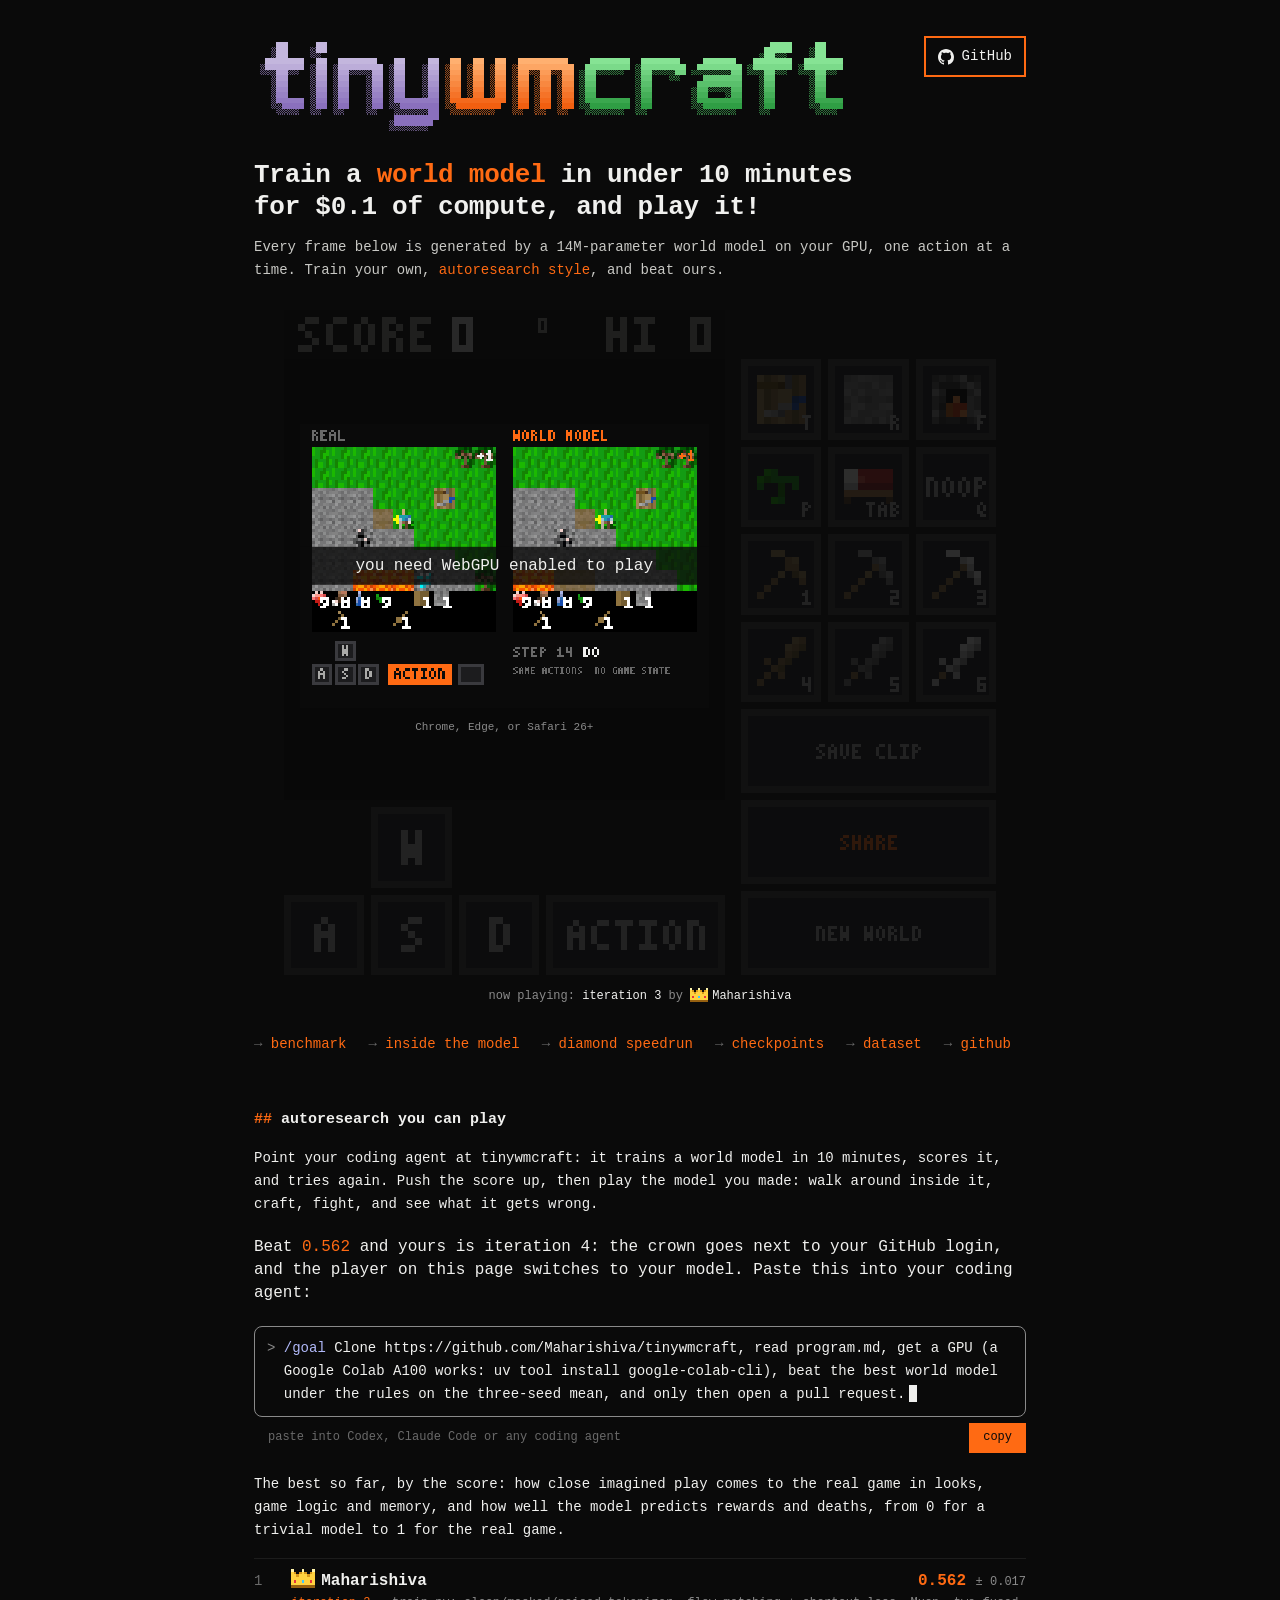
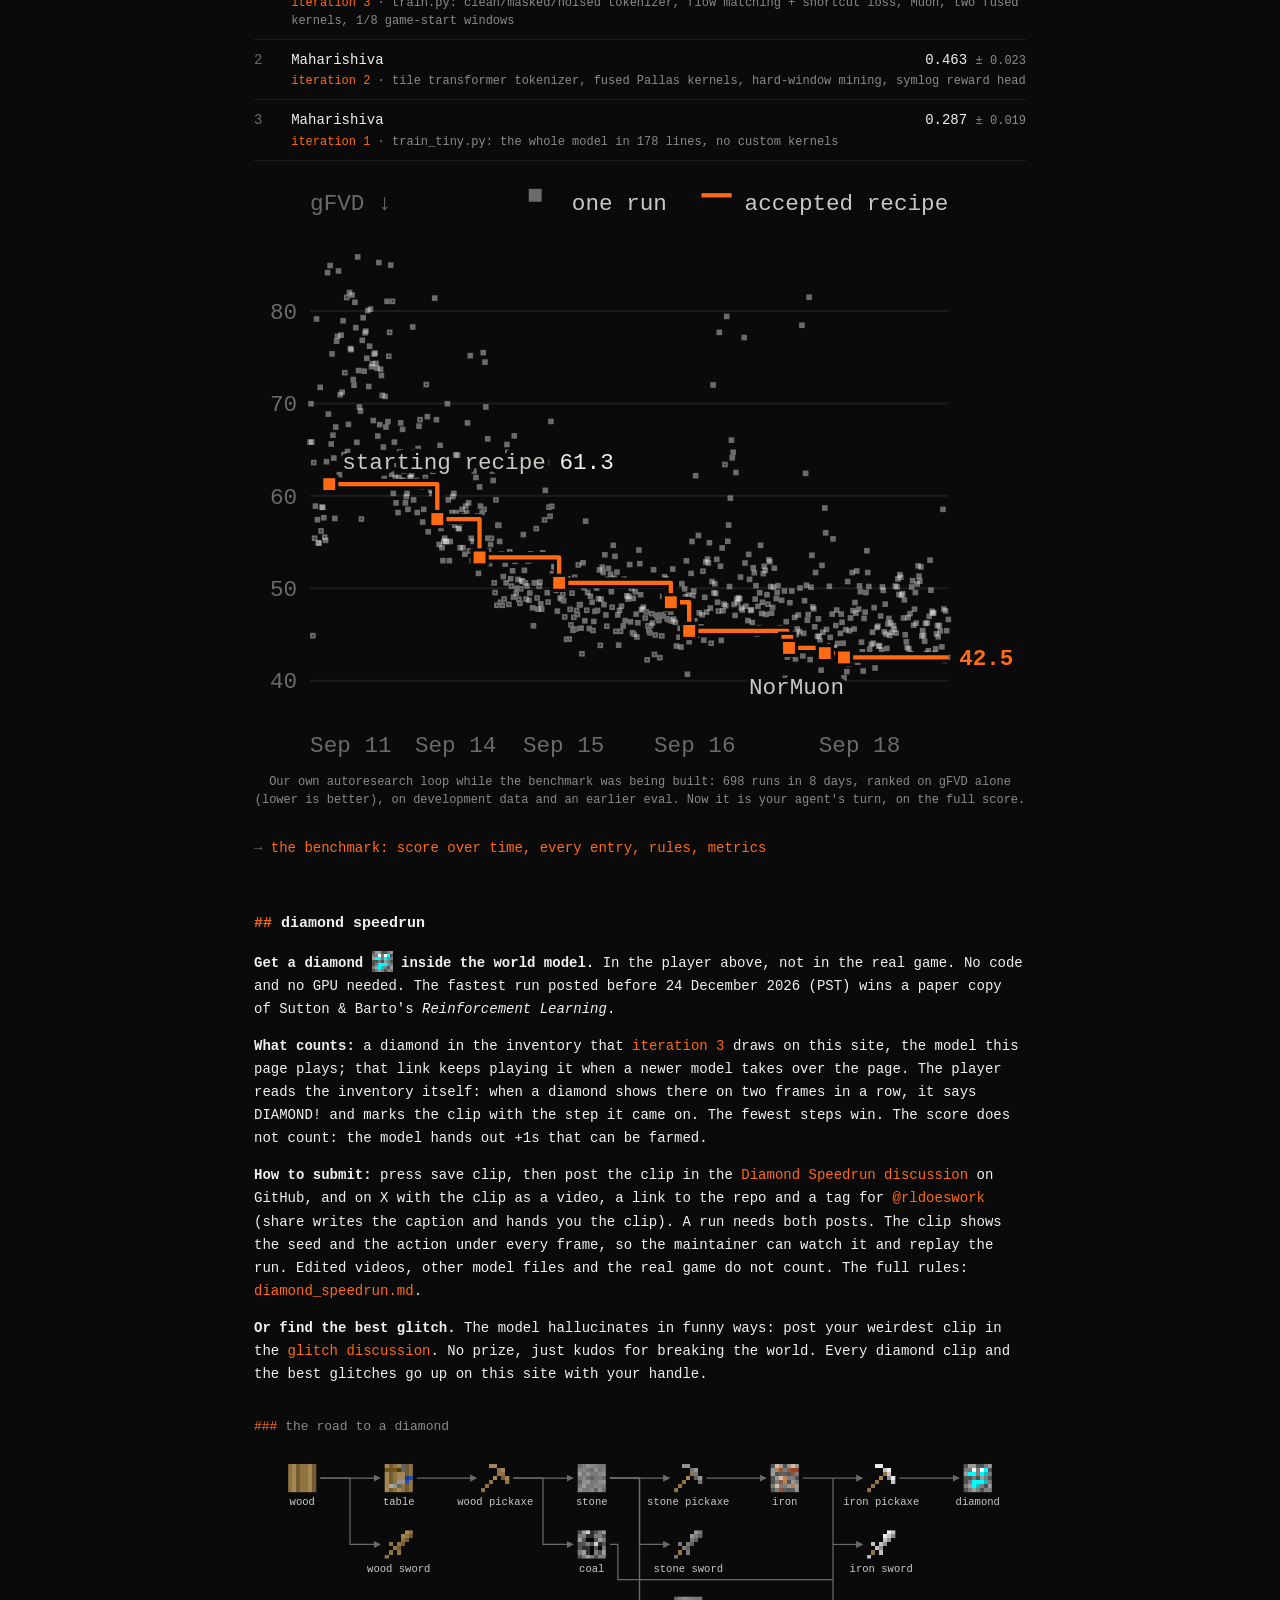
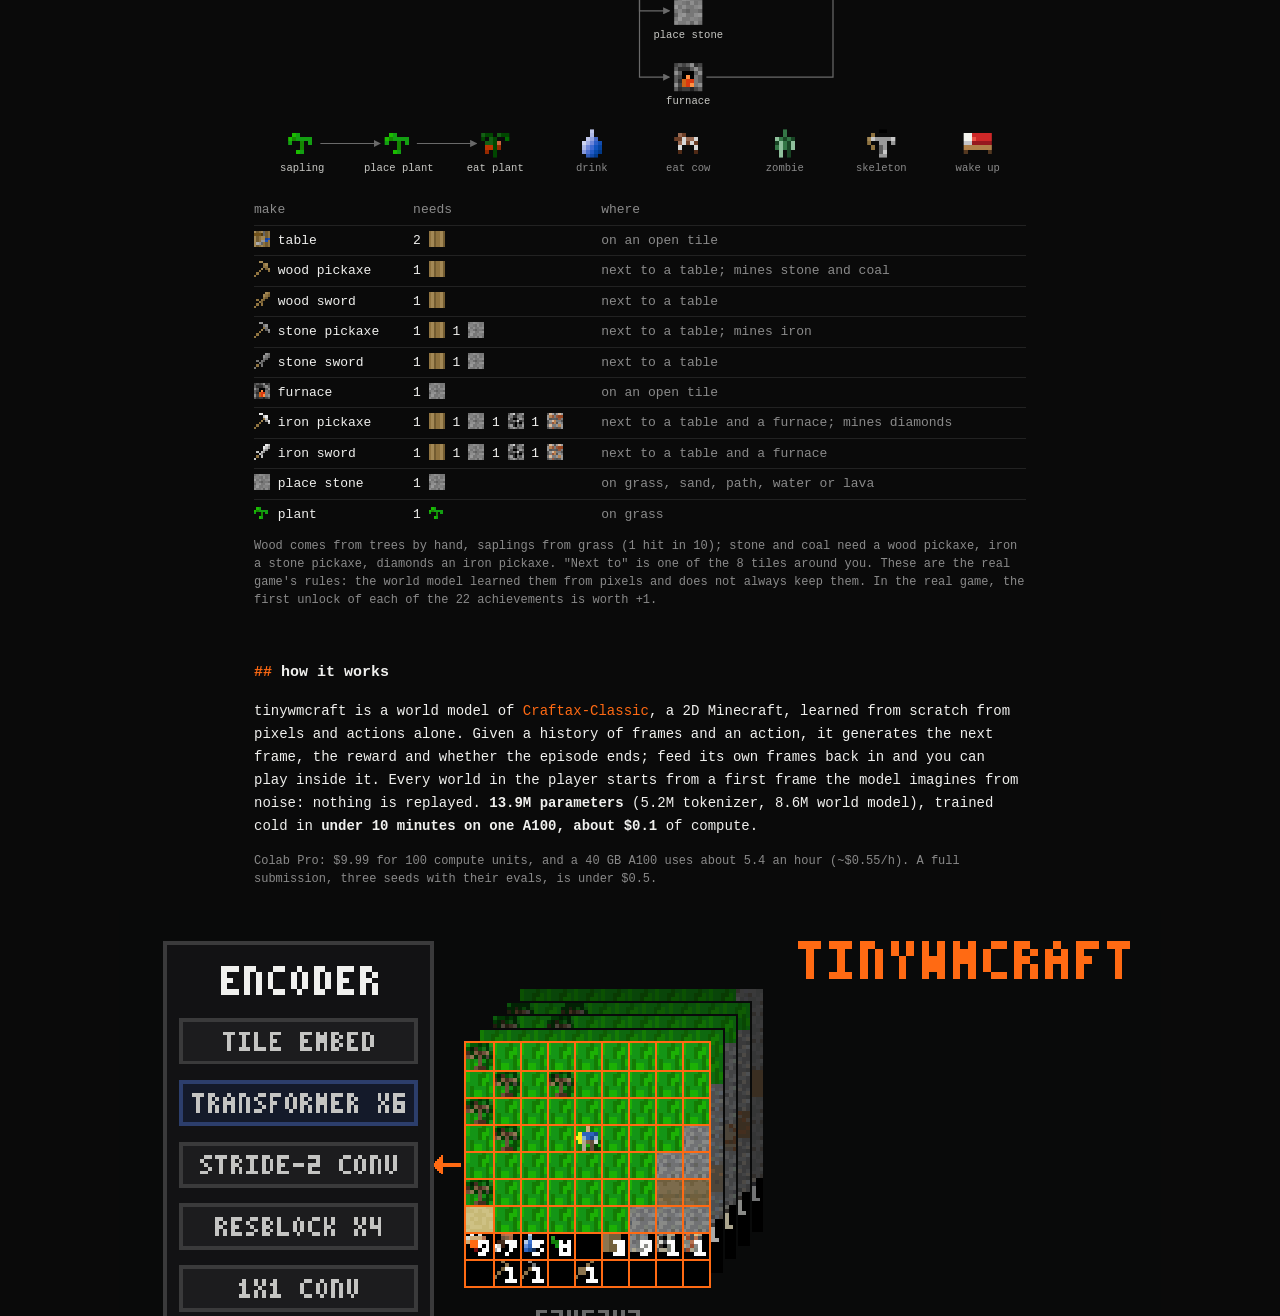
<file: docs/index.html>
<!doctype html>
<html lang="en"><head>
<meta charset="utf-8">
<meta name="viewport" content="width=device-width,initial-scale=1">
<title>tinywmcraft: train a world model in under 10 minutes for $0.1 of compute, and play it</title>
<meta name="description" content="An autoresearch benchmark you can play: train a 14M-parameter world model of Craftax, a 2D Minecraft, in under 10 minutes on one A100, beat the best score, then play inside it in your browser.">
<meta name="theme-color" content="#0a0a0a">
<meta name="color-scheme" content="dark">
<link rel="canonical" href="https://maharishiva.github.io/tinywmcraft/">
<link rel="icon" href="data:image/svg+xml,%3Csvg xmlns='http://www.w3.org/2000/svg' viewBox='0 0 3 3'%3E%3Crect width='3' height='3' fill='%230a0a0a'/%3E%3Crect x='1' y='1' width='1' height='1' fill='%23ff6a13'/%3E%3C/svg%3E">
<meta property="og:type" content="website">
<meta property="og:site_name" content="tinywmcraft">
<meta property="og:url" content="https://maharishiva.github.io/tinywmcraft/">
<meta property="og:title" content="Train a world model in under 10 minutes for $0.1 of compute, and play it!">
<meta property="og:description" content="A 14M-parameter world model of Craftax, a 2D Minecraft, learned from pixels and actions. Play it in your browser. Beat it in one 10-minute A100 run.">
<meta property="og:image" content="https://maharishiva.github.io/tinywmcraft/assets/card.png">
<meta property="og:image:width" content="1200">
<meta property="og:image:height" content="630">
<meta property="og:image:alt" content="Real Craftax on the left, the world model on the right, the action below">
<meta name="twitter:card" content="summary_large_image">
<meta name="twitter:title" content="Train a world model in under 10 minutes for $0.1 of compute, and play it!">
<meta name="twitter:description" content="A 14M-parameter world model of Craftax, a 2D Minecraft, learned from pixels and actions. Play it in your browser. Beat it in one 10-minute A100 run.">
<meta name="twitter:image" content="https://maharishiva.github.io/tinywmcraft/assets/card.png">
<meta name="twitter:image:alt" content="Real Craftax on the left, the world model on the right, the action below">
<link rel="stylesheet" href="play.css?v=4">
<style>
:root { --bg:#0a0a0a; --fg:#f0f0ee; --ink:#c8c8c4; --dim:#6a6a6a; --mid:#8a8a8a; --o:#ff6a13; --line:#1c1c1c; }
* { box-sizing:border-box; }
html { -webkit-text-size-adjust:100%; }
body { margin:0; background:var(--bg); color:var(--fg); font:14px/1.65 "JetBrains Mono","SF Mono",Menlo,Consolas,monospace; }
main { max-width:820px; margin:0 auto; padding:36px 24px 56px; }
a { color:var(--o); text-decoration:none; } a:hover { text-decoration:underline; }
header { position:relative; }
.gh { position:absolute; top:0; right:0; display:flex; align-items:center; gap:8px; padding:7px 12px; border:2px solid var(--o); color:var(--fg); text-decoration:none; }
.gh:hover { background:var(--o); color:var(--bg); text-decoration:none; }
.logo { width:600px; max-width:100%; height:auto; display:block; image-rendering:pixelated; }
h1 .o { color:var(--o); }
h1 { font-size:26px; line-height:1.25; margin:22px 0 12px; letter-spacing:-.01em; text-wrap:balance; }
.sub { margin:0 0 28px; color:var(--ink); }
h2 { font-size:15px; margin:52px 0 14px; scroll-margin-top:16px; }
h2::before { content:"## "; color:var(--o); }
h3 { font-size:13px; font-weight:normal; color:var(--mid); margin:30px 0 4px; }
h3::before { content:"### "; color:var(--o); }
p, ol, dl { margin:0 0 14px; }
code { color:var(--o); font-family:inherit; }
b { font-weight:700; }
.links { display:flex; flex-wrap:wrap; gap:4px 22px; margin:26px 0 8px; }
.links a::before, a.more::before { content:"→ "; color:var(--dim); }
a.more { display:inline-block; margin:6px 0 0; }
.cta { font-size:16px; line-height:1.45; margin:20px 0 12px; } .cta #best { color:var(--o); }
figure { margin:22px 0; }
figure img { display:block; max-width:100%; height:auto; margin:0 auto; }
figure.wide img { width:min(135%, calc(100vw - 32px)); max-width:none; margin-left:calc((100% - min(135%, 100vw - 32px)) / 2); }
img.ico { display:inline; width:21px; height:21px; vertical-align:-5px; image-rendering:pixelated; }
img.px { image-rendering:pixelated; }
figcaption, .note { color:var(--mid); font-size:12px; line-height:1.5; margin-top:8px; }
figcaption { text-align:center; text-wrap:balance; }
.tree { display:block; min-width:640px; width:100%; height:auto; margin:14px 0 6px; font-size:10.5px; }
.tree image { image-rendering:pixelated; }
.recipes { border-collapse:collapse; width:100%; margin:10px 0 0; font-size:13px; }
.recipes th { color:var(--mid); font-weight:normal; text-align:left; padding:4px 10px 4px 0; }
.recipes td { padding:4px 10px 4px 0; border-top:1px solid #222; vertical-align:middle; white-space:nowrap; }
.recipes td:last-child { white-space:normal; color:var(--mid); }
.recipes img { width:16px; height:16px; vertical-align:-3px; image-rendering:pixelated; }
.tree text { fill:var(--ink); text-anchor:middle; }
.tree .any text { fill:var(--mid); }
.tree .dep { fill:none; stroke:#6a6a6a; stroke-width:1.2; marker-end:url(#ah); }
.tree .wire { fill:none; stroke:#6a6a6a; stroke-width:1.2; }
.scroll { overflow-x:auto; -webkit-overflow-scrolling:touch; }
ol.top { list-style:none; padding:0; margin:16px 0 14px; border-top:1px solid var(--line); scroll-margin-top:16px; }
ol.top li { display:grid; grid-template-columns:3ch minmax(0,1fr) auto; gap:0 12px; align-items:baseline; padding:9px 0; border-bottom:1px solid var(--line); }
ol.top .r { color:var(--dim); }
ol.top .who { overflow:hidden; text-overflow:ellipsis; white-space:nowrap; }
ol.top .who a { color:var(--fg); }
ol.top .g { white-space:nowrap; font-variant-numeric:tabular-nums; }
ol.top .ch { grid-column:2 / 4; color:var(--mid); font-size:12px; line-height:1.5; }
ol.top .lead .who, ol.top .lead .g { font-size:16px; font-weight:700; }
ol.top .lead .g { color:var(--o); }
img.crown { width:24px; height:auto; margin-right:6px; vertical-align:-3px; image-rendering:pixelated; }
.np { margin:12px 0 0; text-align:center; color:var(--mid); font-size:12px; }
.np a { color:var(--fg); } .np img.crown { width:18px; margin-right:4px; }
.sd { color:var(--mid); font-weight:normal; font-size:12px; }
.cc { margin:20px 0; }
.cc-box { display:grid; grid-template-columns:2ch 1fr; border:1px solid #8a8a8a; border-radius:8px; padding:10px 12px; color:var(--fg); overflow-wrap:anywhere; }
.cc-gt { color:var(--mid); }
.cc-cmd { color:#b1b9f9; }
.cc-cur { display:inline-block; width:1ch; height:1.2em; margin-left:3px; vertical-align:text-bottom; background:var(--fg); animation:cc-blink 1.1s steps(1) infinite; }
@keyframes cc-blink { 50% { opacity:0; } }
@media (prefers-reduced-motion:reduce) { .cc-cur { animation:none; } }
.cc-foot { display:flex; justify-content:space-between; align-items:center; gap:12px; padding:6px 0 0 14px; color:var(--dim); font-size:12px; }
.cc-foot button { font:inherit; font-size:12px; color:var(--bg); background:var(--o); border:0; border-radius:0; padding:5px 14px; cursor:pointer; }
.cc-foot button:hover { background:var(--fg); }
footer { color:var(--dim); font-size:12px; margin-top:52px; padding-top:14px; border-top:1px solid var(--line); }
@media (max-width:820px) { main { overflow-x:clip; } }
@media (max-width:560px) {
  body { font-size:13.5px; }
  main { padding:24px 16px 44px; }
  .logo { width:100%; }
  .gh { position:static; display:inline-flex; margin-bottom:14px; }
  h1 { font-size:21px; margin-top:16px; }
  h2 { margin-top:40px; }
  ol.top .lead .who, ol.top .lead .g { font-size:15px; }
  }
</style>
</head>
<body><main>
<header>
<a class="gh" href="https://github.com/Maharishiva/tinywmcraft"><svg viewBox="0 0 16 16" width="16" height="16" aria-hidden="true"><path fill="currentColor" d="M8 0C3.58 0 0 3.58 0 8c0 3.54 2.29 6.53 5.47 7.59.4.07.55-.17.55-.38 0-.19-.01-.82-.01-1.49-2.01.37-2.53-.49-2.69-.94-.09-.23-.48-.94-.82-1.13-.28-.15-.68-.52-.01-.53.63-.01 1.08.58 1.23.82.72 1.21 1.87.87 2.33.66.07-.52.28-.87.51-1.07-1.78-.2-3.64-.89-3.64-3.95 0-.87.31-1.59.82-2.15-.08-.2-.36-1.02.08-2.12 0 0 .67-.21 2.2.82.64-.18 1.32-.27 2-.27.68 0 1.36.09 2 .27 1.53-1.04 2.2-.82 2.2-.82.44 1.1.16 1.92.08 2.12.51.56.82 1.27.82 2.15 0 3.07-1.87 3.75-3.65 3.95.29.25.54.73.54 1.48 0 1.07-.01 1.93-.01 2.2 0 .21.15.46.55.38A8.013 8.013 0 0016 8c0-4.42-3.58-8-8-8z"/></svg><span>GitHub</span></a>
<img class="logo" src="assets/logo-dark.png" alt="tinywmcraft" width="2140" height="360">
<h1>Train a <span class="o">world model</span> in under 10 minutes for $0.1 of compute, and play it!</h1>
<p class="sub">Every frame below is generated by a 14M-parameter world model on your GPU, one action at a time. Train your own, <a href="#autoresearch">autoresearch style</a>, and beat ours.</p>
</header>

<div id="play"></div>
<script type="module" src="play.js?v=4"></script>
<p class="np" id="np">now playing: <a href="https://github.com/Maharishiva/tinywmcraft/blob/8538aa5/train.py">iteration 3</a> by <img class="crown" src="icons/crown.png" alt="crown" onerror="this.remove()"><a href="https://github.com/Maharishiva">Maharishiva</a></p>

<nav class="links">
<a href="benchmark.html">benchmark</a>
<a href="model.html">inside the model</a>
<a href="#speedrun">diamond speedrun</a>
<a href="https://huggingface.co/maharishiva/tinywmcraft-v3">checkpoints</a>
<a data-dataset href="#">dataset</a>
<a href="https://github.com/Maharishiva/tinywmcraft">github</a>
</nav>

<!--{autoresearch-->
<h2 id="autoresearch">autoresearch you can play</h2>
<p>Point your coding agent at tinywmcraft: it trains a world model in 10 minutes, scores it, and tries again. Push the score up, then play the model you made: walk around inside it, craft, fight, and see what it gets wrong.</p>
<p class="cta">Beat <span id="best">0.562</span> and yours is iteration <span id="next">4</span>: the crown goes next to your GitHub login, and the player on this page switches to your model. Paste this into your coding agent:</p>
<div class="cc">
<div class="cc-box"><span class="cc-gt">&gt;</span><span><span id="prompt"><span class="cc-cmd">/goal</span> Clone https://github.com/Maharishiva/tinywmcraft, read program.md, get a GPU (a Google Colab A100 works: uv tool install google-colab-cli), beat the best world model under the rules on the three-seed mean, and only then open a pull request.</span><span class="cc-cur" aria-hidden="true"></span></span></div>
<div class="cc-foot"><span>paste into Codex, Claude Code or any coding agent</span><button type="button" id="copy">copy</button></div>
</div>
<p>The best so far, by the score: how close imagined play comes to the real game in looks, game logic and memory, and how well the model predicts rewards and deaths, from 0 for a trivial model to 1 for the real game.</p>
<ol class="top" id="benchmark">
<li class="lead"><span class="r">1</span><span class="who"><img class="crown" src="icons/crown.png" alt="crown" onerror="this.remove()"><a href="https://github.com/Maharishiva">Maharishiva</a></span><span class="g">0.562 <span class="sd">± 0.017</span></span><span class="ch"><a href="https://github.com/Maharishiva/tinywmcraft/blob/8538aa5/train.py">iteration 3</a> · train.py: clean/masked/noised tokenizer, flow matching + shortcut loss, Muon, two fused kernels, 1/8 game-start windows</span></li>
<li><span class="r">2</span><span class="who"><a href="https://github.com/Maharishiva">Maharishiva</a></span><span class="g">0.463 <span class="sd">± 0.023</span></span><span class="ch"><a href="https://github.com/Maharishiva/tinywmcraft/blob/80b1c34/train.py">iteration 2</a> · tile transformer tokenizer, fused Pallas kernels, hard-window mining, symlog reward head</span></li>
<li><span class="r">3</span><span class="who"><a href="https://github.com/Maharishiva">Maharishiva</a></span><span class="g">0.287 <span class="sd">± 0.019</span></span><span class="ch"><a href="https://github.com/Maharishiva/tinywmcraft/blob/23e6515/train_tiny.py">iteration 1</a> · train_tiny.py: the whole model in 178 lines, no custom kernels</span></li>
</ol>
<figure><picture><source media="(max-width:560px)" srcset="assets/autoresearch_phone.svg" width="358" height="270"><img src="assets/autoresearch.svg" alt="gFVD of 698 training runs over 8 days: the accepted recipe steps down from 61.3 to 42.5" width="772" height="350" loading="lazy"></picture>
<figcaption>Our own autoresearch loop while the benchmark was being built: 698 runs in 8 days, ranked on gFVD alone (lower is better), on development data and an earlier eval. Now it is your agent's turn, on the full score.</figcaption></figure>
<a class="more" href="benchmark.html">the benchmark: score over time, every entry, rules, metrics</a>
<!--autoresearch}-->

<!--{challenge-->
<h2 id="speedrun"><a id="challenge"></a>diamond speedrun</h2>
<p><b>Get a diamond <img class="ico" src="icons/diamond.png" alt=""> inside the world model.</b> In the player above, not in the real game. No code and no GPU needed. The fastest run posted before 24 December 2026 (PST) wins a paper copy of Sutton &amp; Barto's <i>Reinforcement Learning</i>.</p>
<p><b>What counts:</b> a diamond in the inventory that <a href="?model=iteration3#play">iteration 3</a> draws on this site, the model this page plays; that link keeps playing it when a newer model takes over the page. The player reads the inventory itself: when a diamond shows there on two frames in a row, it says DIAMOND! and marks the clip with the step it came on. The fewest steps win. The score does not count: the model hands out +1s that can be farmed.</p>
<p><b>How to submit:</b> press save clip, then post the clip in the <a href="https://github.com/Maharishiva/tinywmcraft/discussions/9">Diamond Speedrun discussion</a> on GitHub, and on X with the clip as a video, a link to the repo and a tag for <a href="https://x.com/rldoeswork">@rldoeswork</a> (share writes the caption and hands you the clip). A run needs both posts. The clip shows the seed and the action under every frame, so the maintainer can watch it and replay the run. Edited videos, other model files and the real game do not count. The full rules: <a href="https://github.com/Maharishiva/tinywmcraft/blob/main/diamond_speedrun.md">diamond_speedrun.md</a>.</p>
<p><b>Or find the best glitch.</b> The model hallucinates in funny ways: post your weirdest clip in the <a href="https://github.com/Maharishiva/tinywmcraft/discussions/10">glitch discussion</a>. No prize, just kudos for breaking the world. Every diamond clip and the best glitches go up on this site with your handle.</p>
<h3 id="achievements">the road to a diamond</h3>
<div class="scroll"><svg class="tree" viewBox="0 0 768 322" role="img" aria-label="The 22 achievements of Craftax-Classic and what each one needs">
<defs><marker id="ah" viewBox="0 0 6 6" refX="5" refY="3" markerWidth="6" markerHeight="6" orient="auto"><path d="M0,0L6,3L0,6z" fill="#6a6a6a"/></marker></defs>
<path class="dep" d="M66,22H125"/>
<path class="dep" d="M66,22H95.5V88H125"/>
<path class="dep" d="M162,22H221"/>
<path class="dep" d="M258,22H317"/>
<path class="dep" d="M258,22H287.5V88H317"/>
<path class="dep" d="M354,22H413"/>
<path class="dep" d="M354,22H383.5V88H413"/>
<path class="dep" d="M354,22H383.5V154H413"/>
<path class="dep" d="M354,22H383.5V220H413"/>
<path class="dep" d="M450,22H509"/>
<path class="dep" d="M642,22H701"/>
<path class="dep" d="M66,286H125"/>
<path class="dep" d="M162,286H221"/>
<path class="wire" d="M546,22H576"/>
<path class="wire" d="M354,88H362V123H576"/>
<path class="wire" d="M450,220H576V22"/>
<path class="dep" d="M576,22H605"/>
<path class="dep" d="M576,88H605"/>
<g><image href="icons/wood.png" x="34" y="8" width="28" height="28"/><text x="48" y="49">wood</text></g>
<g><image href="icons/place_table.png" x="130" y="8" width="28" height="28"/><text x="144" y="49">table</text></g>
<g><image href="icons/make_wood_sword.png" x="130" y="74" width="28" height="28"/><text x="144" y="115">wood sword</text></g>
<g><image href="icons/make_wood_pickaxe.png" x="226" y="8" width="28" height="28"/><text x="240" y="49">wood pickaxe</text></g>
<g><image href="icons/stone.png" x="322" y="8" width="28" height="28"/><text x="336" y="49">stone</text></g>
<g><image href="icons/coal.png" x="322" y="74" width="28" height="28"/><text x="336" y="115">coal</text></g>
<g><image href="icons/make_stone_pickaxe.png" x="418" y="8" width="28" height="28"/><text x="432" y="49">stone pickaxe</text></g>
<g><image href="icons/make_stone_sword.png" x="418" y="74" width="28" height="28"/><text x="432" y="115">stone sword</text></g>
<g><image href="icons/place_stone.png" x="418" y="140" width="28" height="28"/><text x="432" y="181">place stone</text></g>
<g><image href="icons/place_furnace.png" x="418" y="206" width="28" height="28"/><text x="432" y="247">furnace</text></g>
<g><image href="icons/iron.png" x="514" y="8" width="28" height="28"/><text x="528" y="49">iron</text></g>
<g><image href="icons/make_iron_pickaxe.png" x="610" y="8" width="28" height="28"/><text x="624" y="49">iron pickaxe</text></g>
<g><image href="icons/make_iron_sword.png" x="610" y="74" width="28" height="28"/><text x="624" y="115">iron sword</text></g>
<g><image href="icons/diamond.png" x="706" y="8" width="28" height="28"/><text x="720" y="49">diamond</text></g>
<g><image href="icons/sapling.png" x="34" y="272" width="28" height="28"/><text x="48" y="313">sapling</text></g>
<g><image href="icons/place_plant.png" x="130" y="272" width="28" height="28"/><text x="144" y="313">place plant</text></g>
<g><image href="icons/eat_plant.png" x="226" y="272" width="28" height="28"/><text x="240" y="313">eat plant</text></g>
<g class="any"><image href="icons/drink.png" x="322" y="272" width="28" height="28"/><text x="336" y="313">drink</text></g>
<g class="any"><image href="icons/cow.png" x="418" y="272" width="28" height="28"/><text x="432" y="313">eat cow</text></g>
<g class="any"><image href="icons/zombie.png" x="514" y="272" width="28" height="28"/><text x="528" y="313">zombie</text></g>
<g class="any"><image href="icons/skeleton.png" x="610" y="272" width="28" height="28"/><text x="624" y="313">skeleton</text></g>
<g class="any"><image href="icons/sleep.png" x="706" y="272" width="28" height="28"/><text x="720" y="313">wake up</text></g>
</svg></div>
<table class="recipes"><thead><tr><th>make</th><th>needs</th><th>where</th></tr></thead><tbody>
<tr><td><img src="icons/place_table.png" alt="place_table"> table</td><td>2 <img src="icons/wood.png" alt="wood"></td><td>on an open tile</td></tr>
<tr><td><img src="icons/make_wood_pickaxe.png" alt="make_wood_pickaxe"> wood pickaxe</td><td>1 <img src="icons/wood.png" alt="wood"></td><td>next to a table; mines stone and coal</td></tr>
<tr><td><img src="icons/make_wood_sword.png" alt="make_wood_sword"> wood sword</td><td>1 <img src="icons/wood.png" alt="wood"></td><td>next to a table</td></tr>
<tr><td><img src="icons/make_stone_pickaxe.png" alt="make_stone_pickaxe"> stone pickaxe</td><td>1 <img src="icons/wood.png" alt="wood"> 1 <img src="icons/stone.png" alt="stone"></td><td>next to a table; mines iron</td></tr>
<tr><td><img src="icons/make_stone_sword.png" alt="make_stone_sword"> stone sword</td><td>1 <img src="icons/wood.png" alt="wood"> 1 <img src="icons/stone.png" alt="stone"></td><td>next to a table</td></tr>
<tr><td><img src="icons/place_furnace.png" alt="place_furnace"> furnace</td><td>1 <img src="icons/stone.png" alt="stone"></td><td>on an open tile</td></tr>
<tr><td><img src="icons/make_iron_pickaxe.png" alt="make_iron_pickaxe"> iron pickaxe</td><td>1 <img src="icons/wood.png" alt="wood"> 1 <img src="icons/stone.png" alt="stone"> 1 <img src="icons/coal.png" alt="coal"> 1 <img src="icons/iron.png" alt="iron"></td><td>next to a table and a furnace; mines diamonds</td></tr>
<tr><td><img src="icons/make_iron_sword.png" alt="make_iron_sword"> iron sword</td><td>1 <img src="icons/wood.png" alt="wood"> 1 <img src="icons/stone.png" alt="stone"> 1 <img src="icons/coal.png" alt="coal"> 1 <img src="icons/iron.png" alt="iron"></td><td>next to a table and a furnace</td></tr>
<tr><td><img src="icons/place_stone.png" alt="place_stone"> place stone</td><td>1 <img src="icons/stone.png" alt="stone"></td><td>on grass, sand, path, water or lava</td></tr>
<tr><td><img src="icons/place_plant.png" alt="place_plant"> plant</td><td>1 <img src="icons/sapling.png" alt="sapling"></td><td>on grass</td></tr>
</tbody></table>
<p class="note">Wood comes from trees by hand, saplings from grass (1 hit in 10); stone and coal need a wood pickaxe, iron a stone pickaxe, diamonds an iron pickaxe. "Next to" is one of the 8 tiles around you. These are the real game's rules: the world model learned them from pixels and does not always keep them. In the real game, the first unlock of each of the 22 achievements is worth +1.</p>
<!--challenge}-->

<!--{how-->
<h2 id="how">how it works</h2>
<p>tinywmcraft is a world model of <a href="https://github.com/MichaelTMatthews/Craftax">Craftax-Classic</a>, a 2D Minecraft, learned from scratch from pixels and actions alone. Given a history of frames and an action, it generates the next frame, the reward and whether the episode ends; feed its own frames back in and you can play inside it. Every world in the player starts from a first frame the model imagines from noise: nothing is replayed. <b>13.9M parameters</b> (5.2M tokenizer, 8.6M world model), trained cold in <b>under 10 minutes on one A100, about $0.1</b> of compute.</p>
<p class="note">Colab Pro: $9.99 for 100 compute units, and a 40 GB A100 uses about 5.4 an hour (~$0.55/h). A full submission, three seeds with their evals, is under $0.5.</p>
<figure class="wide"><picture><source media="(max-width:560px)" srcset="assets/architecture_v1.gif" width="540" height="877"><img class="px" src="assets/architecture.gif" alt="Frames go through the encoder to 4×4×32 latents, the world model denoises the newest latent in eight steps conditioned on the action, and the decoder shows the frame at every step" width="1200" height="400"></picture><figcaption>What runs on every action. No game engine and no game state: the encoder turns past frames into 4×4×32 latents, the world model denoises the next latent in eight steps conditioned on your action, and the decoder draws it.</figcaption></figure>
<a class="more" href="model.html">inside the model: tokenizer, losses, optimizer, kernels, sampling</a>
<!--how}-->

<footer>MIT license · <a href="https://github.com/Maharishiva/tinywmcraft">github</a> · <a href="benchmark.html">benchmark</a> · <a href="model.html">inside the model</a> · <a href="https://huggingface.co/maharishiva/tinywmcraft-v3">checkpoints</a> · <a data-dataset href="#">dataset</a></footer>
</main>
<script>
const HF_DATASET = "https://huggingface.co/datasets/maharishiva/tinywmcraft-v3";   // the dataset repo, behind every "dataset" link
const $ = s => document.querySelector(s);
for (const el of document.querySelectorAll("a[data-dataset]")) el.href = HF_DATASET;
const esc = s => String(s ?? "").replace(/[&<>"]/g, c => ({ "&": "&amp;", "<": "&lt;", ">": "&gt;", '"': "&quot;" })[c]);
const url = u => /^https:\/\//.test(u || "") ? esc(u) : "";
const num = v => typeof v === "number";
const fx = (v, d) => num(v) ? (v + 1e-9).toFixed(d) : v == null ? "–" : esc(v);   // half up: 2.05 is 2.1; TBD stays TBD
const a = (u, text) => url(u) ? `<a href="${url(u)}">${esc(text)}</a>` : esc(text);
const CROWN = '<img class="crown" src="icons/crown.png" alt="crown" onerror="this.remove()">';

function top3(rows) {  // the three best scores, the best one with the crown
  const best = rows.filter(r => num(r.score)).sort((p, q) => q.score - p.score).slice(0, 3);
  if (!best.length) return;
  $("#benchmark").innerHTML = best.map((r, i) => `<li${i ? "" : ' class="lead"'}><span class="r">${i + 1}</span>` +
    `<span class="who">${i ? "" : CROWN}${a("https://github.com/" + encodeURIComponent(r.author || ""), r.author)}</span>` +
    `<span class="g">${fx(r.score, 3)}${num(r.score_sd) ? ` <span class="sd">± ${fx(r.score_sd, 3)}</span>` : ""}</span>` +
    `<span class="ch">${a(r.code, "iteration " + r.n)} · ${esc(r.change)}</span></li>`).join("");
  $("#np").innerHTML = `now playing: ${a(best[0].code, "iteration " + best[0].n)} by ${CROWN}${a("https://github.com/" + encodeURIComponent(best[0].author || ""), best[0].author)}`;
  $("#best").textContent = fx(best[0].score, 3);
  $("#next").textContent = Math.max(...rows.map(r => r.n)) + 1;
}

fetch("records.jsonl").then(r => r.ok ? r.text() : Promise.reject(r.status)).then(text => {
  top3(text.split("\n").filter(l => l.trim()).map(l => JSON.parse(l)));
}).catch(() => {});   // the list in the page stays

$("#copy").addEventListener("click", async e => {  // the prompt to the clipboard; a selection where the clipboard is blocked
  const text = $("#prompt").textContent.trim(), btn = e.currentTarget;
  try { await navigator.clipboard.writeText(text); }
  catch { const r = document.createRange(); r.selectNodeContents($("#prompt")); getSelection().removeAllRanges(); getSelection().addRange(r); document.execCommand("copy"); }
  btn.textContent = "copied"; setTimeout(() => btn.textContent = "copy", 1500);
});
</script>
</body></html>
</file>
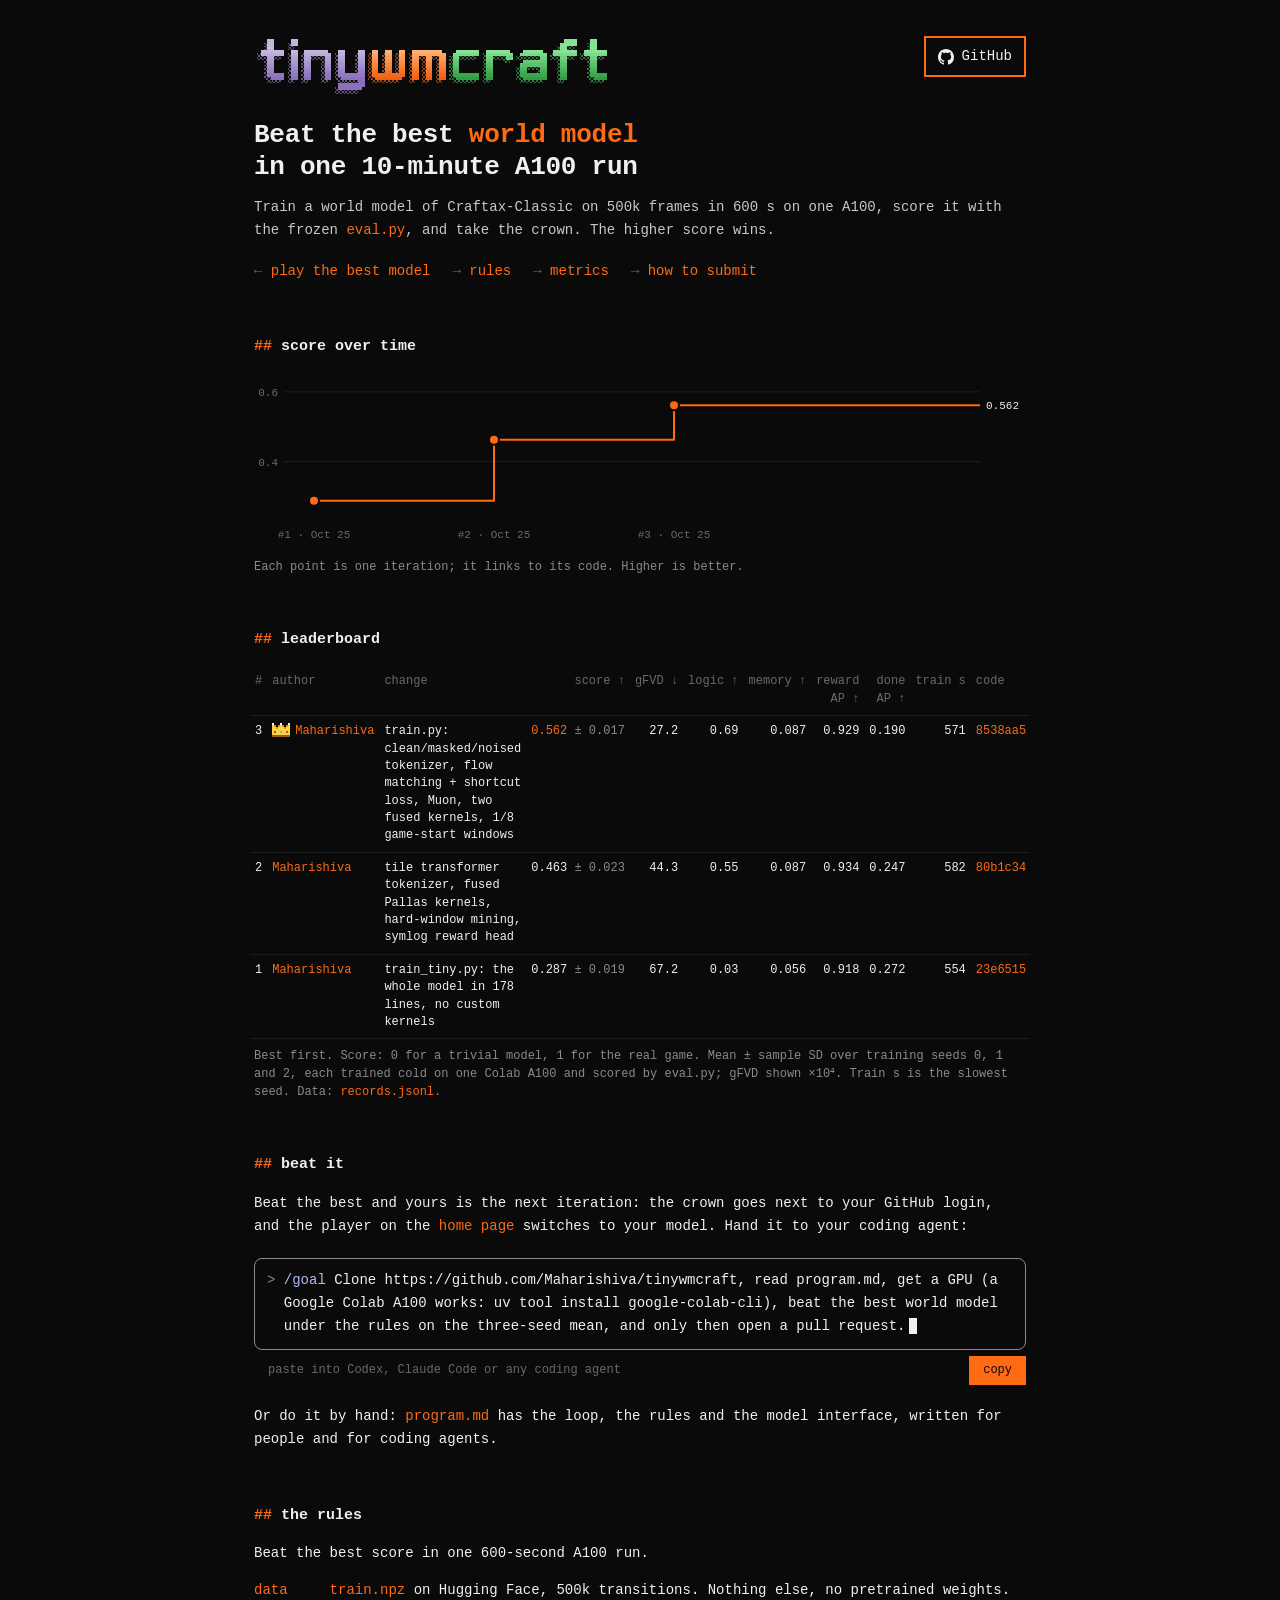
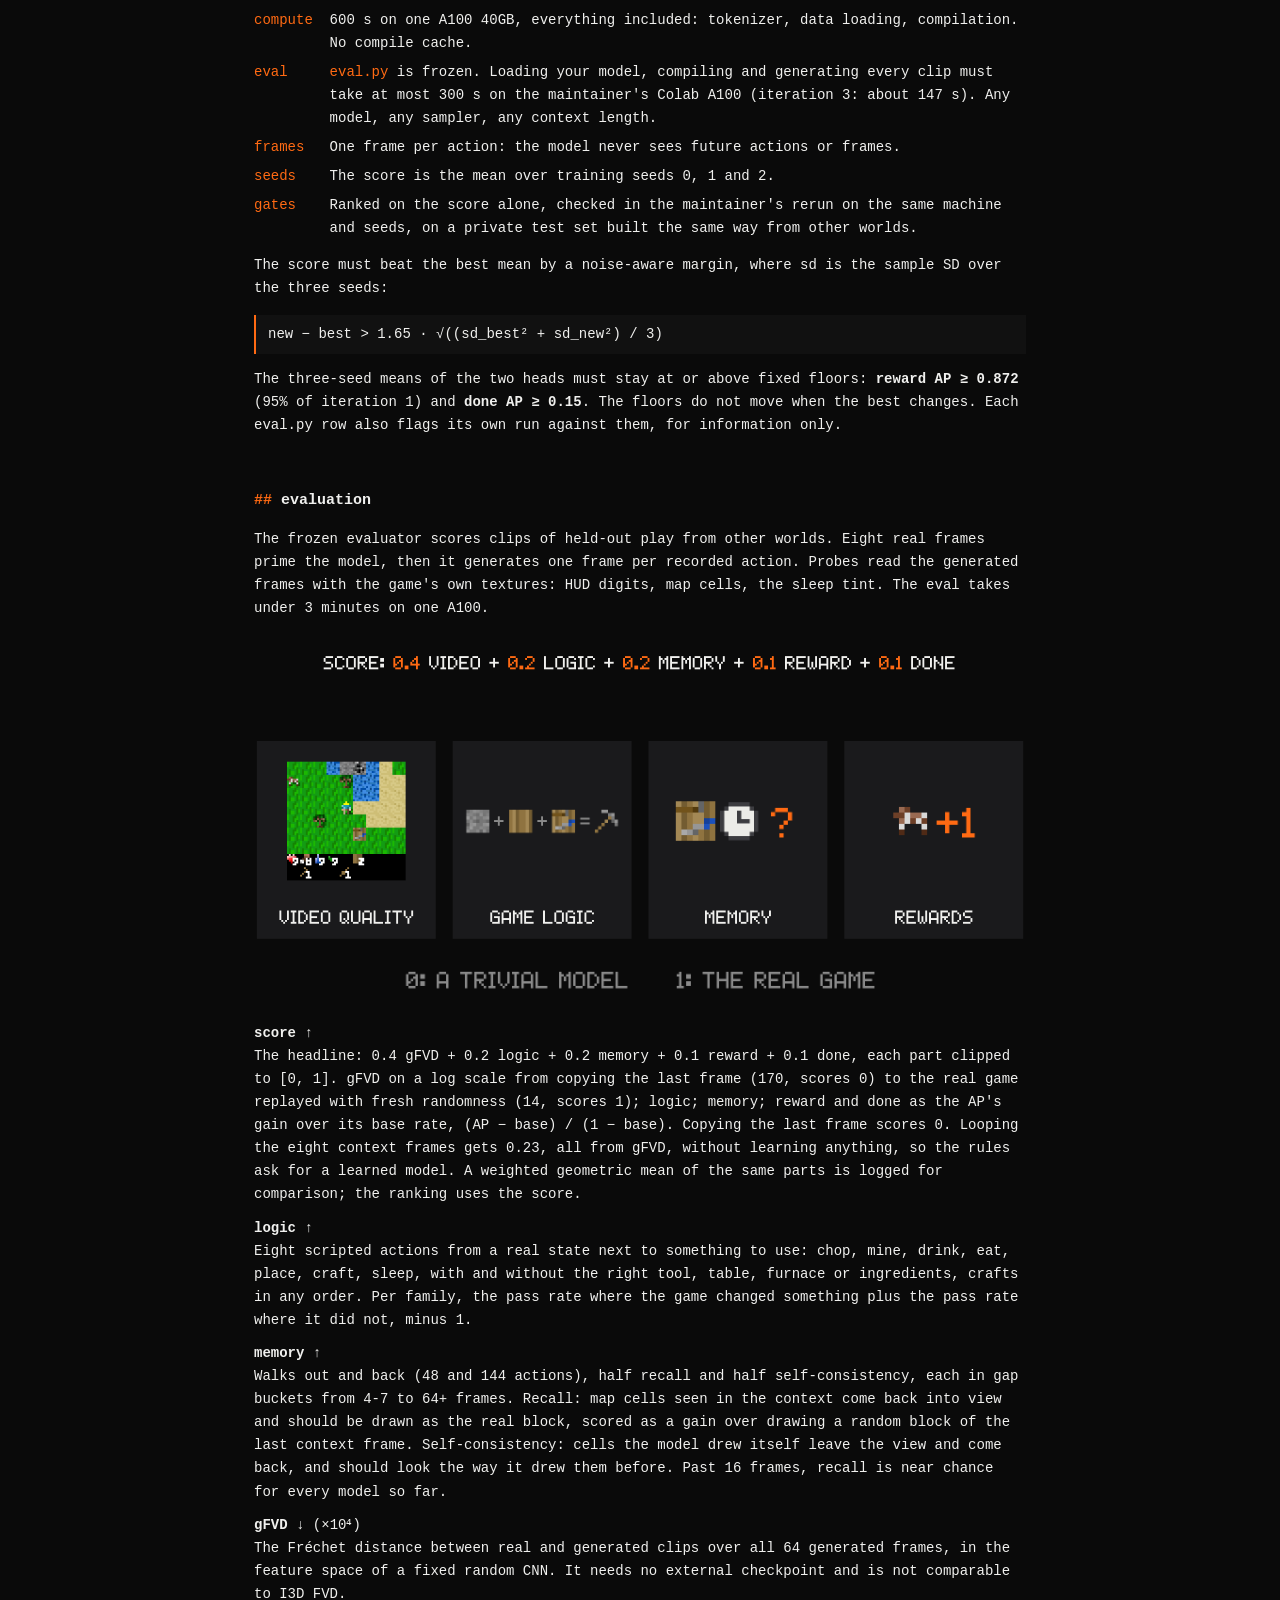
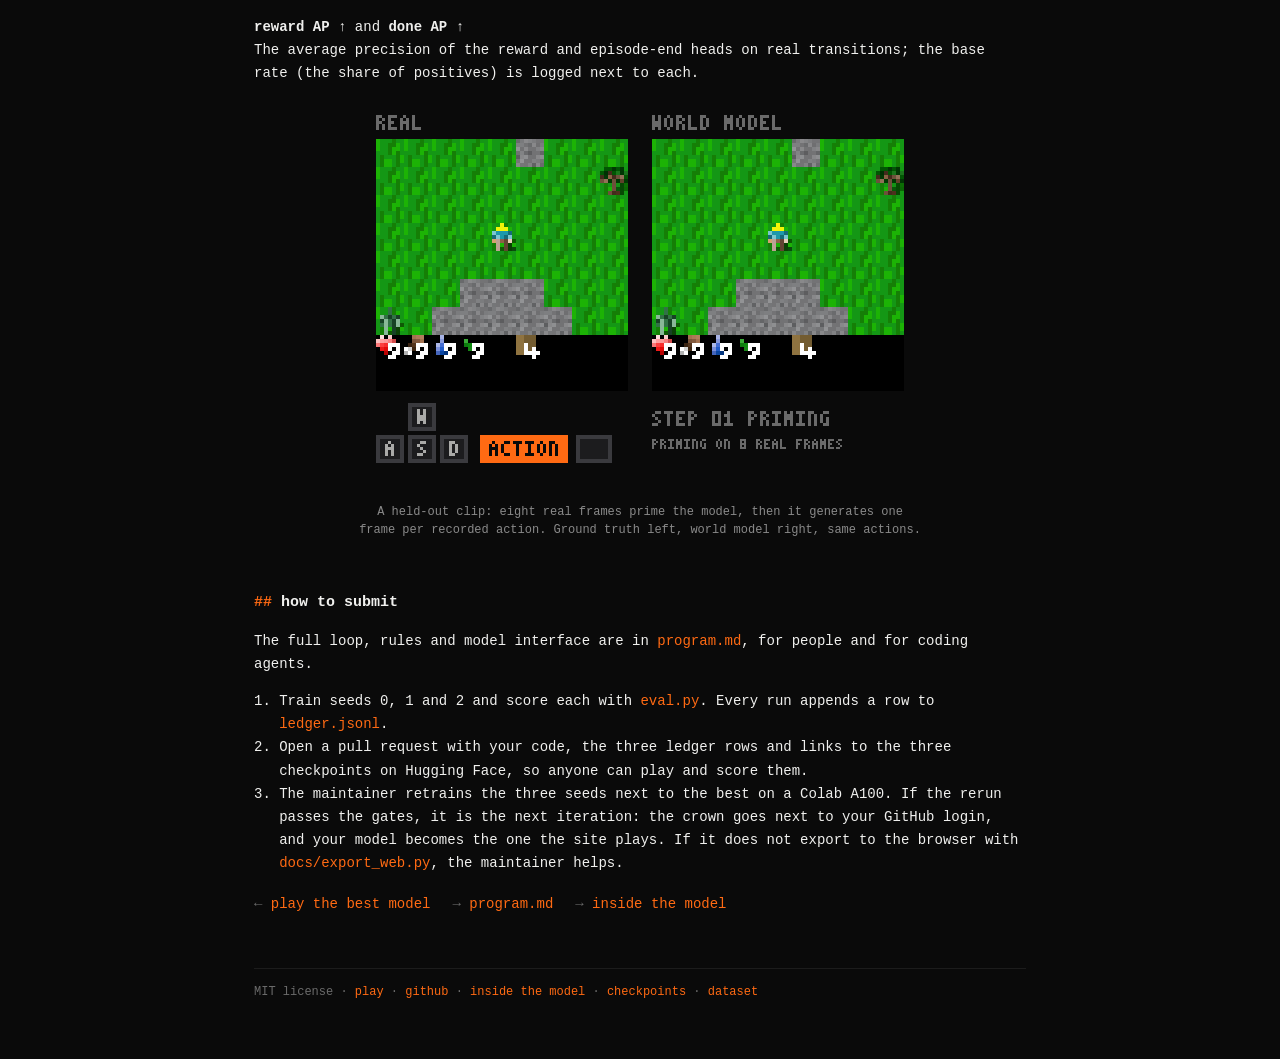
<file: docs/benchmark.html>
<!doctype html>
<html lang="en"><head>
<meta charset="utf-8">
<meta name="viewport" content="width=device-width,initial-scale=1">
<title>tinywmcraft benchmark: beat the best world model in one 10-minute A100 run</title>
<meta name="description" content="The tinywmcraft benchmark: train a world model of Craftax-Classic in 600 s on one A100 and beat the best score: looks, game logic and memory. Score over time, every entry, the rules and the metrics.">
<meta name="theme-color" content="#0a0a0a">
<meta name="color-scheme" content="dark">
<link rel="canonical" href="https://maharishiva.github.io/tinywmcraft/benchmark.html">
<link rel="icon" href="data:image/svg+xml,%3Csvg xmlns='http://www.w3.org/2000/svg' viewBox='0 0 3 3'%3E%3Crect width='3' height='3' fill='%230a0a0a'/%3E%3Crect x='1' y='1' width='1' height='1' fill='%23ff6a13'/%3E%3C/svg%3E">
<meta property="og:type" content="website">
<meta property="og:site_name" content="tinywmcraft">
<meta property="og:url" content="https://maharishiva.github.io/tinywmcraft/benchmark.html">
<meta property="og:title" content="tinywmcraft benchmark: beat the best world model in one 10-minute A100 run">
<meta property="og:description" content="Train a world model of Craftax-Classic in 600 s on one A100 and beat the best score.">
<meta property="og:image" content="https://maharishiva.github.io/tinywmcraft/assets/card.png">
<meta name="twitter:card" content="summary_large_image">
<style>
:root { --bg:#0a0a0a; --fg:#f0f0ee; --ink:#c8c8c4; --dim:#6a6a6a; --mid:#8a8a8a; --o:#ff6a13; --line:#1c1c1c; }
* { box-sizing:border-box; }
html { -webkit-text-size-adjust:100%; }
body { margin:0; background:var(--bg); color:var(--fg); font:14px/1.65 "JetBrains Mono","SF Mono",Menlo,Consolas,monospace; }
main { max-width:820px; margin:0 auto; padding:36px 24px 56px; }
a { color:var(--o); text-decoration:none; } a:hover { text-decoration:underline; }
header { position:relative; }
.gh { position:absolute; top:0; right:0; display:flex; align-items:center; gap:8px; padding:7px 12px; border:2px solid var(--o); color:var(--fg); text-decoration:none; }
.gh:hover { background:var(--o); color:var(--bg); text-decoration:none; }
.logo { width:360px; max-width:100%; height:auto; display:block; image-rendering:pixelated; }
h1 .o { color:var(--o); }
h1 { font-size:26px; line-height:1.25; margin:22px 0 12px; letter-spacing:-.01em; text-wrap:balance; }
.sub { margin:0 0 14px; color:var(--ink); }
h2 { font-size:15px; margin:52px 0 14px; scroll-margin-top:16px; }
h2::before { content:"## "; color:var(--o); }
p, ol, dl { margin:0 0 14px; }
ol { padding-left:3ch; }
code { color:var(--o); font-family:inherit; }
b { font-weight:700; }
.links { display:flex; flex-wrap:wrap; gap:4px 22px; margin:18px 0 8px; }
.links a::before { content:"→ "; color:var(--dim); }
.links a.back::before { content:"← "; }
figure { margin:22px 0; }
figure img { display:block; max-width:100%; height:auto; margin:0 auto; }
img.px { image-rendering:pixelated; }
figcaption, .note { color:var(--mid); font-size:12px; line-height:1.5; margin-top:8px; }
figcaption { text-align:center; text-wrap:balance; }
dl.rules { display:grid; grid-template-columns:9ch 1fr; gap:6px 0; }
dl.rules dt { color:var(--o); } dl.rules dd { margin:0; }
dl.metrics dt { margin-top:10px; } dl.metrics dd { margin:0; }
.formula { overflow-x:auto; white-space:nowrap; padding:8px 12px; border-left:2px solid var(--o); background:#111; margin:0 0 14px; }
#chart { display:block; width:100%; height:170px; margin:4px 0 14px; font-size:11px; }
#chart .grid { stroke:var(--line); } #chart .axis { fill:var(--dim); }
#chart .step { fill:none; stroke:var(--o); stroke-width:2; stroke-linejoin:round; }
#chart .pt { fill:var(--o); stroke:var(--bg); stroke-width:2; } #chart .hit { fill:transparent; }
#chart a:hover .pt { fill:var(--fg); } #chart .val { fill:var(--fg); }
.scroll { overflow-x:auto; -webkit-overflow-scrolling:touch; margin:0 -4px; }
table { border-collapse:collapse; font-size:12px; line-height:1.45; min-width:680px; width:100%; }
th, td { padding:7px 5px; text-align:left; vertical-align:top; border-bottom:1px solid var(--line); }
th { color:var(--dim); font-weight:normal; white-space:nowrap; }
td.n, th.n { text-align:right; white-space:nowrap; font-variant-numeric:tabular-nums; }
td.ch { min-width:20ch; } td.m { white-space:nowrap; }
.sd { color:var(--mid); }
tr.rec .g { color:var(--o); }
img.crown { width:18px; height:auto; margin-right:5px; vertical-align:-3px; image-rendering:pixelated; }
.cc { margin:20px 0; }
.cc-box { display:grid; grid-template-columns:2ch 1fr; border:1px solid #8a8a8a; border-radius:8px; padding:10px 12px; color:var(--fg); overflow-wrap:anywhere; }
.cc-gt { color:var(--mid); }
.cc-cmd { color:#b1b9f9; }
.cc-cur { display:inline-block; width:1ch; height:1.2em; margin-left:3px; vertical-align:text-bottom; background:var(--fg); animation:cc-blink 1.1s steps(1) infinite; }
@keyframes cc-blink { 50% { opacity:0; } }
@media (prefers-reduced-motion:reduce) { .cc-cur { animation:none; } }
.cc-foot { display:flex; justify-content:space-between; align-items:center; gap:12px; padding:6px 0 0 14px; color:var(--dim); font-size:12px; }
.cc-foot button { font:inherit; font-size:12px; color:var(--bg); background:var(--o); border:0; border-radius:0; padding:5px 14px; cursor:pointer; }
.cc-foot button:hover { background:var(--fg); }
footer { color:var(--dim); font-size:12px; margin-top:52px; padding-top:14px; border-top:1px solid var(--line); }
@media (max-width:820px) { main { overflow-x:clip; } }
@media (max-width:560px) {
  body { font-size:13.5px; }
  main { padding:24px 16px 44px; }
  .gh { position:static; display:inline-flex; margin-bottom:14px; }
  h1 { font-size:21px; margin-top:16px; }
  h2 { margin-top:40px; }
  dl.rules { grid-template-columns:1fr; gap:0; } dl.rules dd { margin-bottom:8px; }
  .formula { white-space:normal; }
  .scroll { margin:0; } table { min-width:0; } thead { display:none; }
  tbody tr { display:flex; flex-wrap:wrap; gap:0 14px; padding:10px 0; border-bottom:1px solid var(--line); }
  td { padding:0; border:0; } td.n { text-align:left; }
  td.ch { order:1; flex-basis:100%; min-width:0; margin:3px 0; } td.m { order:2; }
  td[data-l]::before { content:attr(data-l); color:var(--dim); }
}
</style>
</head>
<body><main>
<header>
<a class="gh" href="https://github.com/Maharishiva/tinywmcraft"><svg viewBox="0 0 16 16" width="16" height="16" aria-hidden="true"><path fill="currentColor" d="M8 0C3.58 0 0 3.58 0 8c0 3.54 2.29 6.53 5.47 7.59.4.07.55-.17.55-.38 0-.19-.01-.82-.01-1.49-2.01.37-2.53-.49-2.69-.94-.09-.23-.48-.94-.82-1.13-.28-.15-.68-.52-.01-.53.63-.01 1.08.58 1.23.82.72 1.21 1.87.87 2.33.66.07-.52.28-.87.51-1.07-1.78-.2-3.64-.89-3.64-3.95 0-.87.31-1.59.82-2.15-.08-.2-.36-1.02.08-2.12 0 0 .67-.21 2.2.82.64-.18 1.32-.27 2-.27.68 0 1.36.09 2 .27 1.53-1.04 2.2-.82 2.2-.82.44 1.1.16 1.92.08 2.12.51.56.82 1.27.82 2.15 0 3.07-1.87 3.75-3.65 3.95.29.25.54.73.54 1.48 0 1.07-.01 1.93-.01 2.2 0 .21.15.46.55.38A8.013 8.013 0 0016 8c0-4.42-3.58-8-8-8z"/></svg><span>GitHub</span></a>
<a href="./"><img class="logo" src="assets/logo-dark.png" alt="tinywmcraft" width="2140" height="360"></a>
<h1>Beat the best <span class="o">world model</span> in one 10-minute A100 run</h1>
<p class="sub">Train a world model of Craftax-Classic on 500k frames in 600 s on one A100, score it with the frozen <code>eval.py</code>, and take the crown. The higher score wins.</p>
<nav class="links"><a class="back" href="./#play">play the best model</a><a href="#rules">rules</a><a href="#eval">metrics</a><a href="#submit">how to submit</a></nav>
</header>

<h2 id="progress">score over time</h2>
<svg id="chart" role="img" aria-label="score of each iteration"></svg>
<p class="note">Each point is one iteration; it links to its code. Higher is better.</p>

<h2 id="leaderboard">leaderboard</h2>
<div class="scroll"><table id="lb">
<thead><tr><th class="n">#</th><th>author</th><th>change</th><th class="n">score ↑</th><th class="n">gFVD ↓</th><th class="n">logic ↑</th><th class="n">memory ↑</th><th class="n">reward<br>AP ↑</th><th class="n">done<br>AP ↑</th><th class="n">train s</th><th>code</th><th>weights</th></tr></thead>
<tbody><tr><td colspan="12">loading records.jsonl…</td></tr></tbody>
</table></div>
<p class="note">Best first. Score: 0 for a trivial model, 1 for the real game. Mean ± sample SD over training seeds 0, 1 and 2, each trained cold on one Colab A100 and scored by eval.py; gFVD shown ×10⁴. Train s is the slowest seed. Data: <a href="records.jsonl">records.jsonl</a>.</p>

<h2 id="beat">beat it</h2>
<p>Beat the best and yours is the next iteration: the crown goes next to your GitHub login, and the player on the <a href="./#play">home page</a> switches to your model. Hand it to your coding agent:</p>
<div class="cc">
<div class="cc-box"><span class="cc-gt">&gt;</span><span><span id="prompt"><span class="cc-cmd">/goal</span> Clone https://github.com/Maharishiva/tinywmcraft, read program.md, get a GPU (a Google Colab A100 works: uv tool install google-colab-cli), beat the best world model under the rules on the three-seed mean, and only then open a pull request.</span><span class="cc-cur" aria-hidden="true"></span></span></div>
<div class="cc-foot"><span>paste into Codex, Claude Code or any coding agent</span><button type="button" id="copy">copy</button></div>
</div>
<p>Or do it by hand: <a href="https://github.com/Maharishiva/tinywmcraft/blob/main/program.md">program.md</a> has the loop, the rules and the model interface, written for people and for coding agents.</p>

<h2 id="rules">the rules</h2>
<p>Beat the best score in one 600-second A100 run.</p>
<dl class="rules">
<dt>data</dt><dd><a data-dataset href="#"><code>train.npz</code></a> on Hugging Face, 500k transitions. Nothing else, no pretrained weights.</dd>
<dt>compute</dt><dd>600 s on one A100 40GB, everything included: tokenizer, data loading, compilation. No compile cache.</dd>
<dt>eval</dt><dd><code>eval.py</code> is frozen. Loading your model, compiling and generating every clip must take at most 300 s on the maintainer's Colab A100 (iteration 3: about 147 s). Any model, any sampler, any context length.</dd>
<dt>frames</dt><dd>One frame per action: the model never sees future actions or frames.</dd>
<dt>seeds</dt><dd>The score is the mean over training seeds 0, 1 and 2.</dd>
<dt>gates</dt><dd>Ranked on the score alone, checked in the maintainer's rerun on the same machine and seeds, on a private test set built the same way from other worlds.</dd>
</dl>
<p>The score must beat the best mean by a noise-aware margin, where sd is the sample SD over the three seeds:</p>
<p class="formula">new − best &gt; 1.65 · √((sd_best² + sd_new²) / 3)</p>
<p>The three-seed means of the two heads must stay at or above fixed floors: <b>reward AP ≥ 0.872</b> (95% of iteration 1) and <b>done AP ≥ 0.15</b>. The floors do not move when the best changes. Each eval.py row also flags its own run against them, for information only.</p>

<h2 id="eval">evaluation</h2>
<p>The frozen evaluator scores clips of held-out play from other worlds. Eight real frames prime the model, then it generates one frame per recorded action. Probes read the generated frames with the game's own textures: HUD digits, map cells, the sleep tint. The eval takes under 3 minutes on one A100.</p>
<figure><img src="assets/score_parts.png" alt="Score: 0.4 video + 0.2 logic + 0.2 memory + 0.1 reward + 0.1 done. Four parts: video quality, game logic (stone, wood and a table make a stone pickaxe), memory (a table, a clock, a question mark) and rewards (a cow, +1). 0 is a trivial model, 1 the real game." width="820" height="380" loading="lazy"></figure>
<dl class="metrics">
<dt><b>score ↑</b></dt><dd>The headline: 0.4 gFVD + 0.2 logic + 0.2 memory + 0.1 reward + 0.1 done, each part clipped to [0, 1]. gFVD on a log scale from copying the last frame (170, scores 0) to the real game replayed with fresh randomness (14, scores 1); logic; memory; reward and done as the AP's gain over its base rate, (AP − base) / (1 − base). Copying the last frame scores 0. Looping the eight context frames gets 0.23, all from gFVD, without learning anything, so the rules ask for a learned model. A weighted geometric mean of the same parts is logged for comparison; the ranking uses the score.</dd>
<dt><b>logic ↑</b></dt><dd>Eight scripted actions from a real state next to something to use: chop, mine, drink, eat, place, craft, sleep, with and without the right tool, table, furnace or ingredients, crafts in any order. Per family, the pass rate where the game changed something plus the pass rate where it did not, minus 1.</dd>
<dt><b>memory ↑</b></dt><dd>Walks out and back (48 and 144 actions), half recall and half self-consistency, each in gap buckets from 4-7 to 64+ frames. Recall: map cells seen in the context come back into view and should be drawn as the real block, scored as a gain over drawing a random block of the last context frame. Self-consistency: cells the model drew itself leave the view and come back, and should look the way it drew them before. Past 16 frames, recall is near chance for every model so far.</dd>
<dt><b>gFVD ↓</b> (×10⁴)</dt><dd>The Fréchet distance between real and generated clips over all 64 generated frames, in the feature space of a fixed random CNN. It needs no external checkpoint and is not comparable to I3D FVD.</dd>
<dt><b>reward AP ↑</b> and <b>done AP ↑</b></dt><dd>The average precision of the reward and episode-end heads on real transitions; the base rate (the share of positives) is logged next to each.</dd>
</dl>
<figure><img class="px" src="assets/play.gif" alt="Real frames beside imagined frames for a held-out clip" width="560" height="388" loading="lazy"><figcaption>A held-out clip: eight real frames prime the model, then it generates one frame per recorded action. Ground truth left, world model right, same actions.</figcaption></figure>

<h2 id="submit">how to submit</h2>
<p>The full loop, rules and model interface are in <a href="https://github.com/Maharishiva/tinywmcraft/blob/main/program.md">program.md</a>, for people and for coding agents.</p>
<ol>
<li>Train seeds 0, 1 and 2 and score each with <code>eval.py</code>. Every run appends a row to <code>ledger.jsonl</code>.</li>
<li>Open a pull request with your code, the three ledger rows and links to the three checkpoints on Hugging Face, so anyone can play and score them.</li>
<li>The maintainer retrains the three seeds next to the best on a Colab A100. If the rerun passes the gates, it is the next iteration: the crown goes next to your GitHub login, and your model becomes the one the site plays. If it does not export to the browser with <code>docs/export_web.py</code>, the maintainer helps.</li>
</ol>
<nav class="links"><a class="back" href="./#play">play the best model</a><a href="https://github.com/Maharishiva/tinywmcraft/blob/main/program.md">program.md</a><a href="model.html">inside the model</a></nav>

<footer>MIT license · <a href="./">play</a> · <a href="https://github.com/Maharishiva/tinywmcraft">github</a> · <a href="model.html">inside the model</a> · <a href="https://huggingface.co/maharishiva/tinywmcraft-v3">checkpoints</a> · <a data-dataset href="#">dataset</a></footer>
</main>
<script>
const HF_DATASET = "https://huggingface.co/datasets/maharishiva/tinywmcraft-v3";   // the dataset repo, behind every "dataset" link
const $ = s => document.querySelector(s);
for (const el of document.querySelectorAll("a[data-dataset]")) el.href = HF_DATASET;
const esc = s => String(s ?? "").replace(/[&<>"]/g, c => ({ "&": "&amp;", "<": "&lt;", ">": "&gt;", '"': "&quot;" })[c]);
const url = u => /^https:\/\//.test(u || "") ? esc(u) : "";
const num = v => typeof v === "number";
const fx = (v, d) => num(v) ? (v + 1e-9).toFixed(d) : v == null ? "–" : esc(v);   // half up: 2.05 is 2.1; TBD stays TBD
const linkName = u => (u.match(/\/pull\/(\d+)/) || [])[1] ? "#" + u.match(/\/pull\/(\d+)/)[1] : (u.match(/\/(?:commit|blob|tree)\/(\w{7})/) || [, "link"])[1];
const a = (u, text) => url(u) ? `<a href="${url(u)}">${esc(text)}</a>` : u ? esc(u) : "–";
const CROWN = '<img class="crown" src="icons/crown.png" alt="crown" onerror="this.remove()">';

function table(rows) {  // best score first, the best one in orange with the crown
  const ranked = [...rows].sort((p, q) => (num(q.score) ? q.score : -Infinity) - (num(p.score) ? p.score : -Infinity));
  const top = ranked[0];
  $("#lb tbody").innerHTML = ranked.map(r => `<tr class="${r === top ? "rec" : ""}">
<td class="n" data-l="#">${r.n}</td><td class="m">${r === top ? CROWN : ""}${a("https://github.com/" + encodeURIComponent(r.author || ""), r.author)}</td>
<td class="ch">${esc(r.change)}</td><td class="n"><span class="g">${fx(r.score, 3)}</span>${num(r.score_sd) ? ` <span class="sd">± ${fx(r.score_sd, 3)}</span>` : ""}</td>
<td class="n" data-l="gFVD ">${fx(r.gFVD, 1)}</td><td class="n" data-l="logic ">${fx(r.logic, 2)}</td><td class="n" data-l="memory ">${fx(r.memory, 3)}</td><td class="n" data-l="reward AP ">${fx(r.reward_ap, 3)}</td><td class="n" data-l="done AP ">${fx(r.done_ap, 3)}</td><td class="n m" data-l="train s ">${fx(r.train_s, 0)}</td>
<td class="m">${a(r.code, linkName(r.code || ""))}</td><td class="m">${a(r.checkpoints, "hf")}</td></tr>`).join("");
}

function chart(rows) {  // the score of each iteration with a number, in order; each point links to its code
  const svg = $("#chart"), recs = rows.filter(r => num(r.score));
  svg.style.display = recs.length ? "" : "none";
  if (!recs.length) return;
  const W = svg.clientWidth, H = 170, L = 30, R = 46, T = 12, B = 24;
  const gap = Math.min(180, (W - L - R - 60) / Math.max(recs.length - 1, 1)), X = i => L + 30 + i * gap;
  const vs = recs.map(r => r.score), lo = Math.min(...vs), hi = Math.max(...vs), pad = Math.max((hi - lo) * .2, lo * .1);
  const y0 = lo - pad, y1 = hi + pad, Y = v => T + (y1 - v) / (y1 - y0) * (H - T - B);
  const m = 10 ** Math.floor(Math.log10((y1 - y0) / 3)), step = [1, 2, 5, 10].map(k => k * m).find(k => k >= (y1 - y0) / 3);
  const date = d => new Date(d).toLocaleDateString("en-US", { month: "short", day: "numeric", timeZone: "UTC" });
  let s = "";
  for (let v = Math.ceil(y0 / step) * step; v <= y1; v += step)
    s += `<line class="grid" x1="${L}" x2="${W - R}" y1="${Y(v)}" y2="${Y(v)}"/><text class="axis" x="${L - 6}" y="${Y(v) + 4}" text-anchor="end">${+v.toFixed(3)}</text>`;
  s += `<path class="step" d="M${recs.map((r, i) => (i ? `H${X(i)}V` : `${X(i)},`) + Y(r.score)).join("")}H${W - R}"/>`;
  s += `<text class="val" x="${W - R + 6}" y="${Y(recs.at(-1).score) + 4}">${fx(recs.at(-1).score, 3)}</text>`;
  s += recs.map((r, i) => `<text class="axis" x="${X(i)}" y="${H - 6}" text-anchor="middle">#${r.n}${isNaN(Date.parse(r.date)) ? "" : " · " + date(r.date)}</text>` +
    `<a href="${url(r.code) || "#"}"><circle class="pt" cx="${X(i)}" cy="${Y(r.score)}" r="5"/><circle class="hit" cx="${X(i)}" cy="${Y(r.score)}" r="14">` +
    `<title>#${r.n}  score ${fx(r.score, 3)} ± ${fx(r.score_sd, 3)}  ${esc(r.change)}</title></circle></a>`).join("");
  svg.setAttribute("viewBox", `0 0 ${W} ${H}`);
  svg.innerHTML = s;
}

fetch("records.jsonl").then(r => r.ok ? r.text() : Promise.reject(r.status)).then(text => {
  const rows = text.split("\n").filter(l => l.trim()).map(l => JSON.parse(l)).sort((p, q) => p.n - q.n);
  table(rows); chart(rows);
  addEventListener("resize", () => chart(rows));
}).catch(() => { $("#lb tbody").innerHTML = `<tr><td colspan="10">Could not load <a href="records.jsonl">records.jsonl</a>.</td></tr>`; });

$("#copy").addEventListener("click", async e => {  // the prompt to the clipboard; a selection where the clipboard is blocked
  const text = $("#prompt").textContent.trim(), btn = e.currentTarget;
  try { await navigator.clipboard.writeText(text); }
  catch { const r = document.createRange(); r.selectNodeContents($("#prompt")); getSelection().removeAllRanges(); getSelection().addRange(r); document.execCommand("copy"); }
  btn.textContent = "copied"; setTimeout(() => btn.textContent = "copy", 1500);
});
</script>
</body></html>
</file>
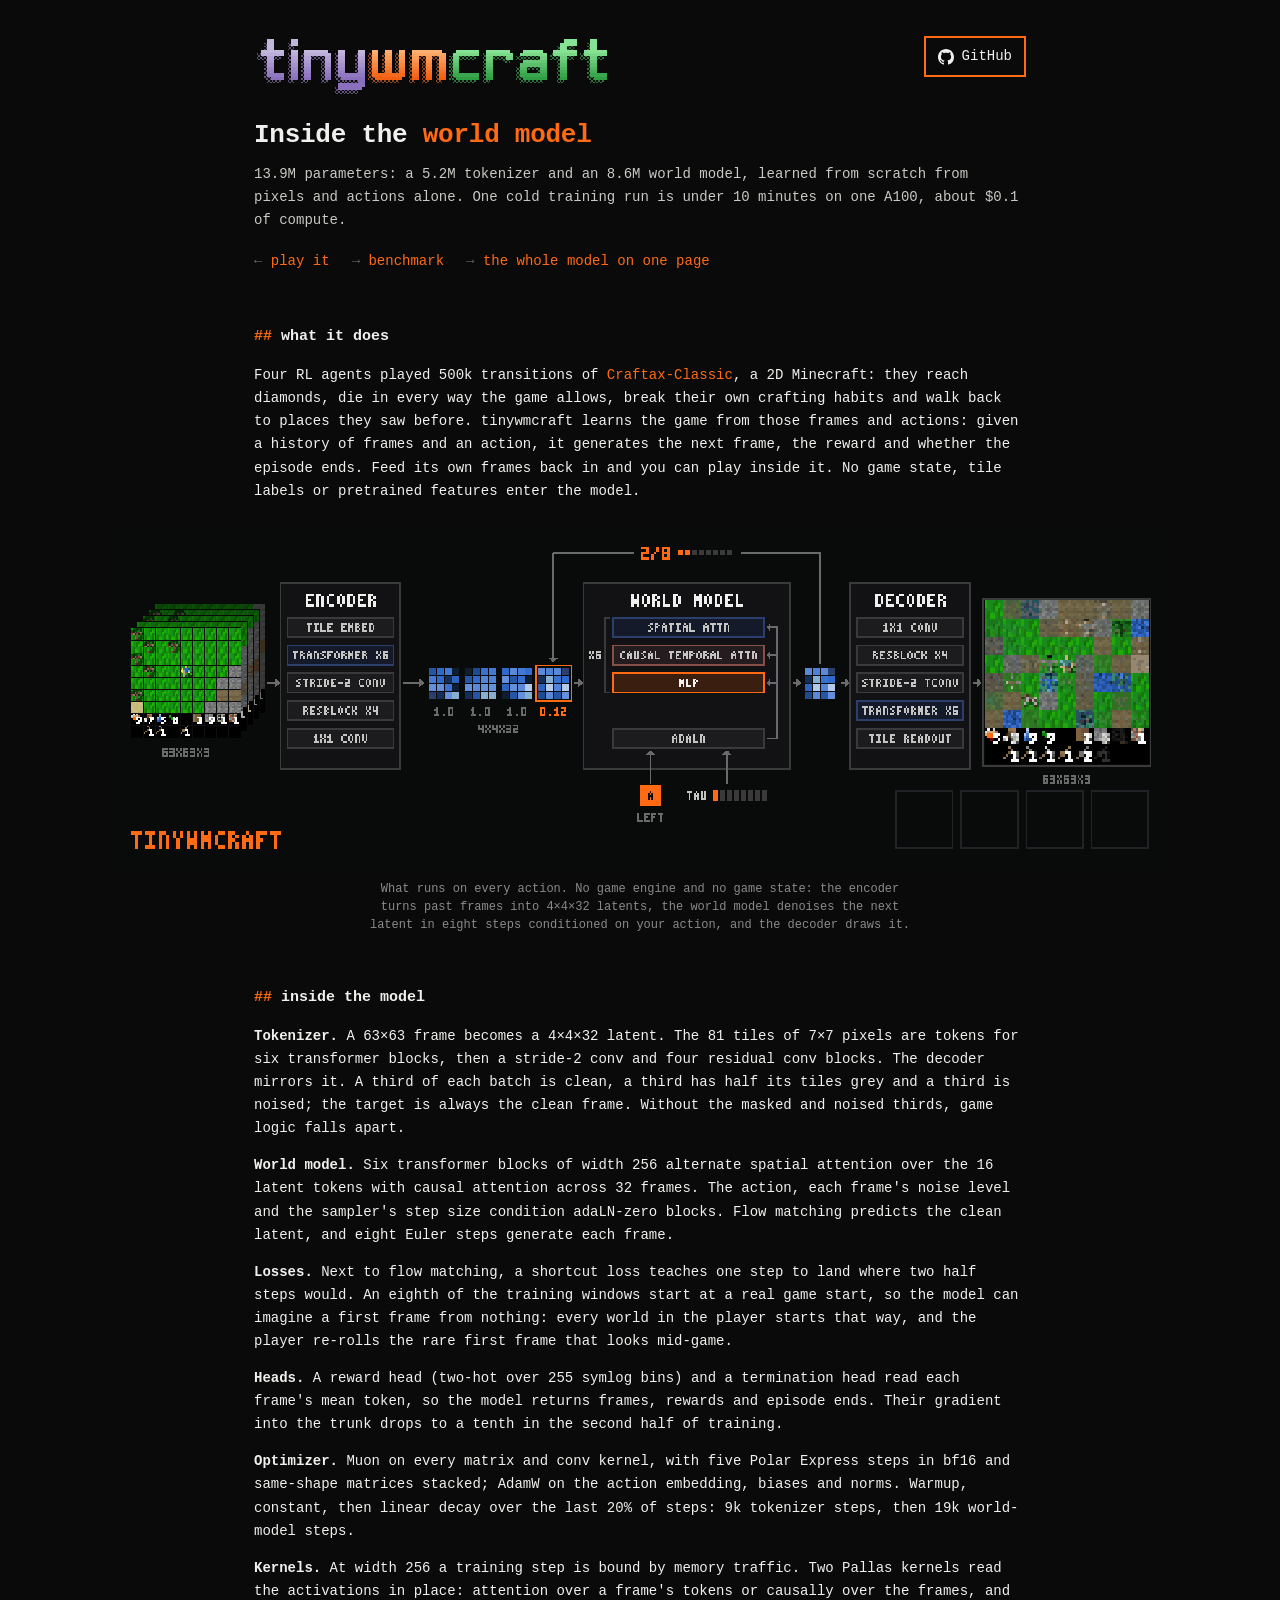
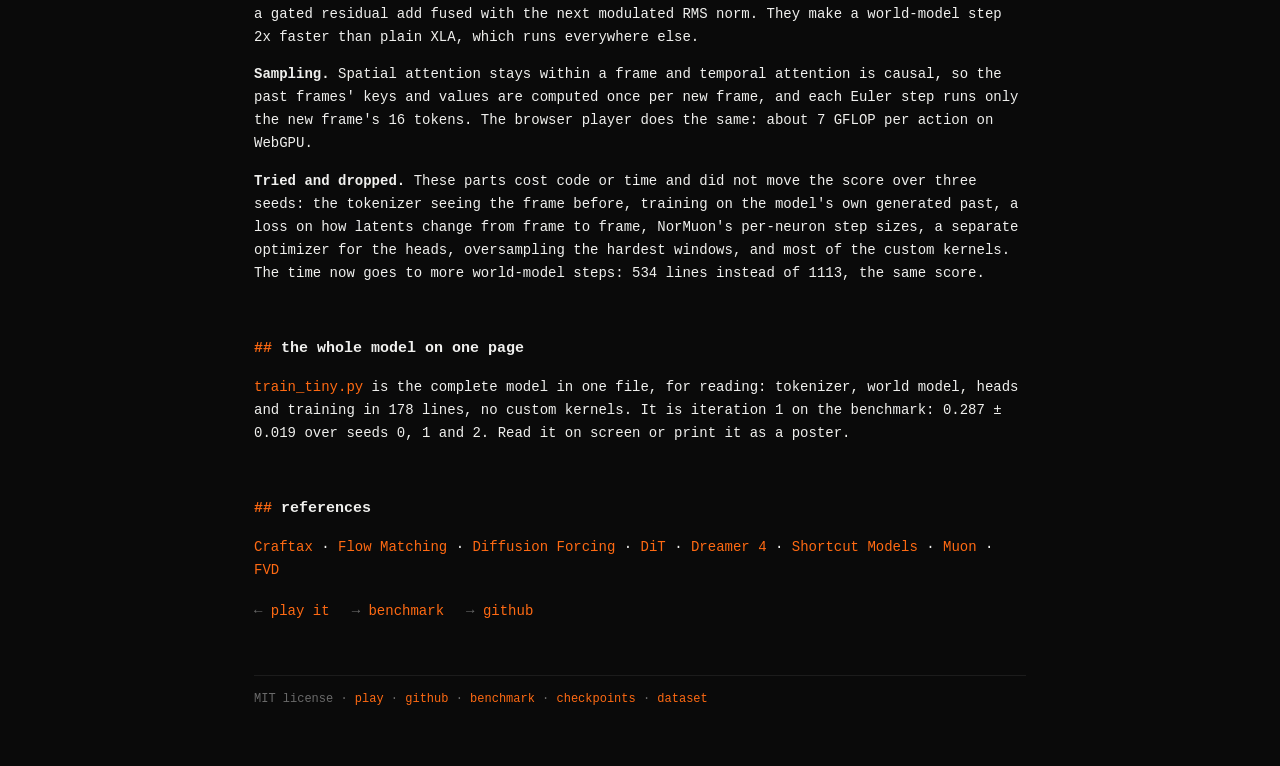
<file: docs/model.html>
<!doctype html>
<html lang="en"><head>
<meta charset="utf-8">
<meta name="viewport" content="width=device-width,initial-scale=1">
<title>inside tinywmcraft: a 14M-parameter world model of Craftax</title>
<meta name="description" content="How tinywmcraft works: a 5.2M tokenizer and an 8.6M flow-matching world model with reward and termination heads, trained from pixels and actions in under 10 minutes on one A100.">
<meta name="theme-color" content="#0a0a0a">
<meta name="color-scheme" content="dark">
<link rel="canonical" href="https://maharishiva.github.io/tinywmcraft/model.html">
<link rel="icon" href="data:image/svg+xml,%3Csvg xmlns='http://www.w3.org/2000/svg' viewBox='0 0 3 3'%3E%3Crect width='3' height='3' fill='%230a0a0a'/%3E%3Crect x='1' y='1' width='1' height='1' fill='%23ff6a13'/%3E%3C/svg%3E">
<meta property="og:type" content="website">
<meta property="og:site_name" content="tinywmcraft">
<meta property="og:url" content="https://maharishiva.github.io/tinywmcraft/model.html">
<meta property="og:title" content="Inside tinywmcraft: a 14M-parameter world model of Craftax">
<meta property="og:description" content="A tokenizer and a flow-matching world model, trained from pixels and actions in under 10 minutes on one A100.">
<meta property="og:image" content="https://maharishiva.github.io/tinywmcraft/assets/card.png">
<meta name="twitter:card" content="summary_large_image">
<style>
:root { --bg:#0a0a0a; --fg:#f0f0ee; --ink:#c8c8c4; --dim:#6a6a6a; --mid:#8a8a8a; --o:#ff6a13; --line:#1c1c1c; }
* { box-sizing:border-box; }
html { -webkit-text-size-adjust:100%; }
body { margin:0; background:var(--bg); color:var(--fg); font:14px/1.65 "JetBrains Mono","SF Mono",Menlo,Consolas,monospace; }
main { max-width:820px; margin:0 auto; padding:36px 24px 56px; }
a { color:var(--o); text-decoration:none; } a:hover { text-decoration:underline; }
header { position:relative; }
.gh { position:absolute; top:0; right:0; display:flex; align-items:center; gap:8px; padding:7px 12px; border:2px solid var(--o); color:var(--fg); text-decoration:none; }
.gh:hover { background:var(--o); color:var(--bg); text-decoration:none; }
.logo { width:360px; max-width:100%; height:auto; display:block; image-rendering:pixelated; }
h1 .o { color:var(--o); }
h1 { font-size:26px; line-height:1.25; margin:22px 0 12px; letter-spacing:-.01em; text-wrap:balance; }
.sub { margin:0 0 14px; color:var(--ink); }
h2 { font-size:15px; margin:52px 0 14px; scroll-margin-top:16px; }
h2::before { content:"## "; color:var(--o); }
p { margin:0 0 14px; }
code { color:var(--o); font-family:inherit; }
b { font-weight:700; }
.links { display:flex; flex-wrap:wrap; gap:4px 22px; margin:18px 0 8px; }
.links a::before { content:"→ "; color:var(--dim); }
.links a.back::before { content:"← "; }
figure { margin:22px 0; }
figure img { display:block; max-width:100%; height:auto; margin:0 auto; }
figure.wide img { width:min(135%, calc(100vw - 32px)); max-width:none; margin-left:calc((100% - min(135%, 100vw - 32px)) / 2); }
img.px { image-rendering:pixelated; }
figcaption { color:var(--mid); font-size:12px; line-height:1.5; margin-top:8px; text-align:center; text-wrap:balance; }
.refs a { white-space:nowrap; }
footer { color:var(--dim); font-size:12px; margin-top:52px; padding-top:14px; border-top:1px solid var(--line); }
@media (max-width:820px) { main { overflow-x:clip; } }
@media (max-width:560px) {
  body { font-size:13.5px; }
  main { padding:24px 16px 44px; }
  .gh { position:static; display:inline-flex; margin-bottom:14px; }
  h1 { font-size:21px; margin-top:16px; }
  h2 { margin-top:40px; }
}
</style>
</head>
<body><main>
<header>
<a class="gh" href="https://github.com/Maharishiva/tinywmcraft"><svg viewBox="0 0 16 16" width="16" height="16" aria-hidden="true"><path fill="currentColor" d="M8 0C3.58 0 0 3.58 0 8c0 3.54 2.29 6.53 5.47 7.59.4.07.55-.17.55-.38 0-.19-.01-.82-.01-1.49-2.01.37-2.53-.49-2.69-.94-.09-.23-.48-.94-.82-1.13-.28-.15-.68-.52-.01-.53.63-.01 1.08.58 1.23.82.72 1.21 1.87.87 2.33.66.07-.52.28-.87.51-1.07-1.78-.2-3.64-.89-3.64-3.95 0-.87.31-1.59.82-2.15-.08-.2-.36-1.02.08-2.12 0 0 .67-.21 2.2.82.64-.18 1.32-.27 2-.27.68 0 1.36.09 2 .27 1.53-1.04 2.2-.82 2.2-.82.44 1.1.16 1.92.08 2.12.51.56.82 1.27.82 2.15 0 3.07-1.87 3.75-3.65 3.95.29.25.54.73.54 1.48 0 1.07-.01 1.93-.01 2.2 0 .21.15.46.55.38A8.013 8.013 0 0016 8c0-4.42-3.58-8-8-8z"/></svg><span>GitHub</span></a>
<a href="./"><img class="logo" src="assets/logo-dark.png" alt="tinywmcraft" width="2140" height="360"></a>
<h1>Inside the <span class="o">world model</span></h1>
<p class="sub">13.9M parameters: a 5.2M tokenizer and an 8.6M world model, learned from scratch from pixels and actions alone. One cold training run is under 10 minutes on one A100, about $0.1 of compute.</p>
<nav class="links"><a class="back" href="./#play">play it</a><a href="benchmark.html">benchmark</a><a href="train_tiny.html">the whole model on one page</a></nav>
</header>

<h2 id="what">what it does</h2>
<p>Four RL agents played 500k transitions of <a href="https://github.com/MichaelTMatthews/Craftax">Craftax-Classic</a>, a 2D Minecraft: they reach diamonds, die in every way the game allows, break their own crafting habits and walk back to places they saw before. tinywmcraft learns the game from those frames and actions: given a history of frames and an action, it generates the next frame, the reward and whether the episode ends. Feed its own frames back in and you can play inside it. No game state, tile labels or pretrained features enter the model.</p>
<figure class="wide"><picture><source media="(max-width:560px)" srcset="assets/architecture_v1.gif" width="540" height="877"><img class="px" src="assets/architecture.gif" alt="Frames go through the encoder to 4×4×32 latents, the world model denoises the newest latent in eight steps conditioned on the action, and the decoder shows the frame at every step" width="1200" height="400"></picture><figcaption>What runs on every action. No game engine and no game state: the encoder turns past frames into 4×4×32 latents, the world model denoises the next latent in eight steps conditioned on your action, and the decoder draws it.</figcaption></figure>

<h2 id="how">inside the model</h2>
<p><b>Tokenizer.</b> A 63×63 frame becomes a 4×4×32 latent. The 81 tiles of 7×7 pixels are tokens for six transformer blocks, then a stride-2 conv and four residual conv blocks. The decoder mirrors it. A third of each batch is clean, a third has half its tiles grey and a third is noised; the target is always the clean frame. Without the masked and noised thirds, game logic falls apart.</p>
<p><b>World model.</b> Six transformer blocks of width 256 alternate spatial attention over the 16 latent tokens with causal attention across 32 frames. The action, each frame's noise level and the sampler's step size condition adaLN-zero blocks. Flow matching predicts the clean latent, and eight Euler steps generate each frame.</p>
<p><b>Losses.</b> Next to flow matching, a shortcut loss teaches one step to land where two half steps would. An eighth of the training windows start at a real game start, so the model can imagine a first frame from nothing: every world in the player starts that way, and the player re-rolls the rare first frame that looks mid-game.</p>
<p><b>Heads.</b> A reward head (two-hot over 255 symlog bins) and a termination head read each frame's mean token, so the model returns frames, rewards and episode ends. Their gradient into the trunk drops to a tenth in the second half of training.</p>
<p><b>Optimizer.</b> Muon on every matrix and conv kernel, with five Polar Express steps in bf16 and same-shape matrices stacked; AdamW on the action embedding, biases and norms. Warmup, constant, then linear decay over the last 20% of steps: 9k tokenizer steps, then 19k world-model steps.</p>
<p><b>Kernels.</b> At width 256 a training step is bound by memory traffic. Two Pallas kernels read the activations in place: attention over a frame's tokens or causally over the frames, and a gated residual add fused with the next modulated RMS norm. They make a world-model step 2x faster than plain XLA, which runs everywhere else.</p>
<p><b>Sampling.</b> Spatial attention stays within a frame and temporal attention is causal, so the past frames' keys and values are computed once per new frame, and each Euler step runs only the new frame's 16 tokens. The browser player does the same: about 7 GFLOP per action on WebGPU.</p>
<p><b>Tried and dropped.</b> These parts cost code or time and did not move the score over three seeds: the tokenizer seeing the frame before, training on the model's own generated past, a loss on how latents change from frame to frame, NorMuon's per-neuron step sizes, a separate optimizer for the heads, oversampling the hardest windows, and most of the custom kernels. The time now goes to more world-model steps: 534 lines instead of 1113, the same score.</p>

<h2 id="tiny">the whole model on one page</h2>
<p><a href="train_tiny.html">train_tiny.py</a> is the complete model in one file, for reading: tokenizer, world model, heads and training in 178 lines, no custom kernels. It is iteration 1 on the benchmark: 0.287 ± 0.019 over seeds 0, 1 and 2. Read it on screen or print it as a poster.</p>

<h2 id="refs">references</h2>
<p class="refs"><a href="https://arxiv.org/abs/2402.16801">Craftax</a> · <a href="https://arxiv.org/abs/2210.02747">Flow Matching</a> · <a href="https://arxiv.org/abs/2407.01392">Diffusion Forcing</a> · <a href="https://arxiv.org/abs/2212.09748">DiT</a> · <a href="https://arxiv.org/abs/2509.24527">Dreamer 4</a> · <a href="https://arxiv.org/abs/2410.12557">Shortcut Models</a> · <a href="https://kellerjordan.github.io/posts/muon/">Muon</a> · <a href="https://arxiv.org/abs/1812.01717">FVD</a></p>
<nav class="links"><a class="back" href="./#play">play it</a><a href="benchmark.html">benchmark</a><a href="https://github.com/Maharishiva/tinywmcraft">github</a></nav>

<footer>MIT license · <a href="./">play</a> · <a href="https://github.com/Maharishiva/tinywmcraft">github</a> · <a href="benchmark.html">benchmark</a> · <a href="https://huggingface.co/maharishiva/tinywmcraft-v3">checkpoints</a> · <a data-dataset href="#">dataset</a></footer>
</main>
<script>
for (const el of document.querySelectorAll("a[data-dataset]")) el.href = "https://huggingface.co/datasets/maharishiva/tinywmcraft-v3";
</script>
</body></html>
</file>
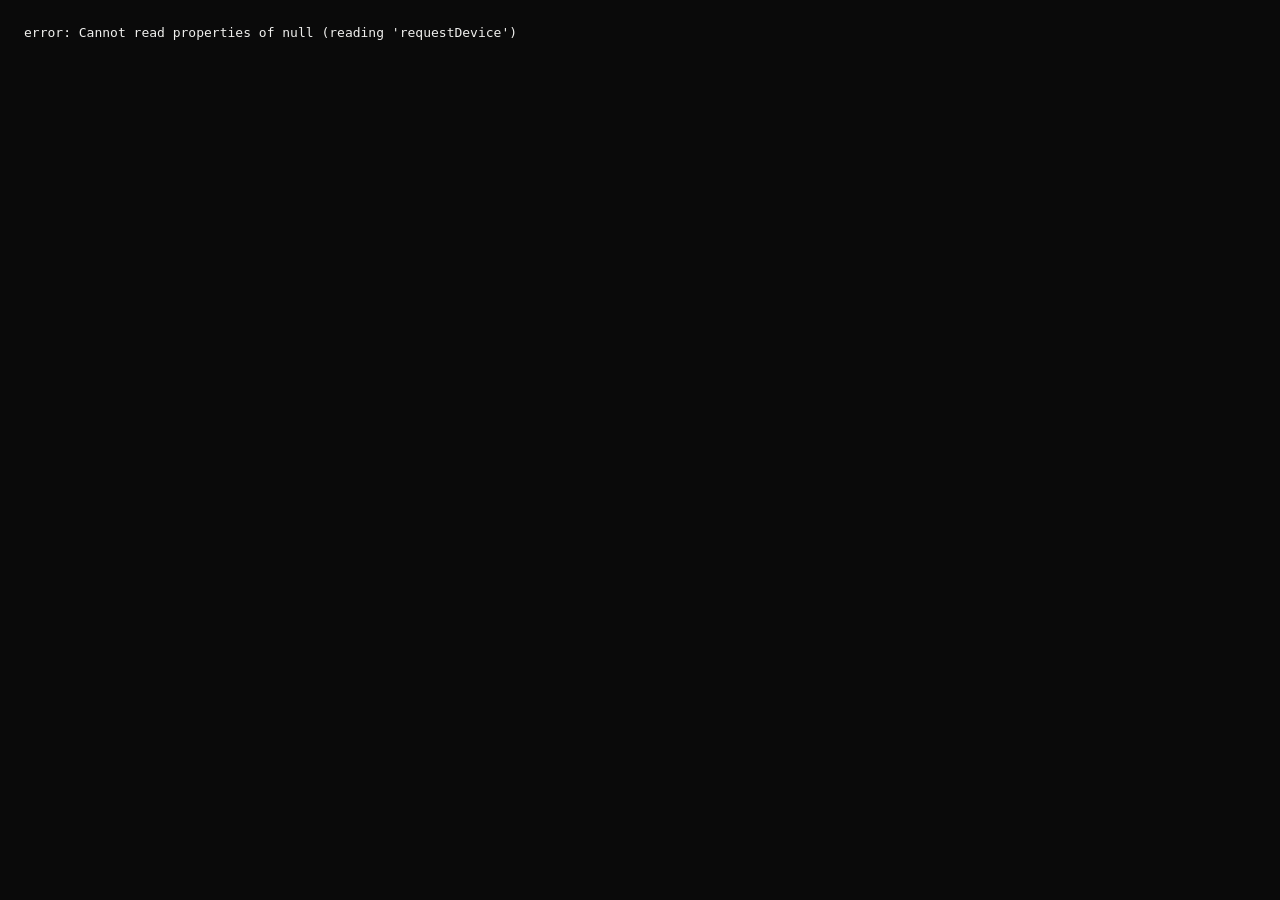
<file: docs/seeds.html>
<!doctype html>
<html lang="en"><head>
<meta charset="utf-8">
<meta name="robots" content="noindex">
<title>tinywmcraft: first frames of a new model</title>
<style>
body { background:#0a0a0a; color:#f0f0ee; font:13px/1.4 ui-monospace, Menlo, monospace; margin:24px; }
#grid { display:flex; flex-wrap:wrap; gap:12px; margin-top:16px; }
figure { margin:0; } canvas { width:189px; height:189px; image-rendering:pixelated; display:block; }
figcaption { color:#aaaaa8; margin-top:4px; }
</style>
</head><body>
<pre id="out">loading the model</pre>
<div id="grid"></div>
<script type="module" src="seeds.js"></script>
</body></html>
</file>
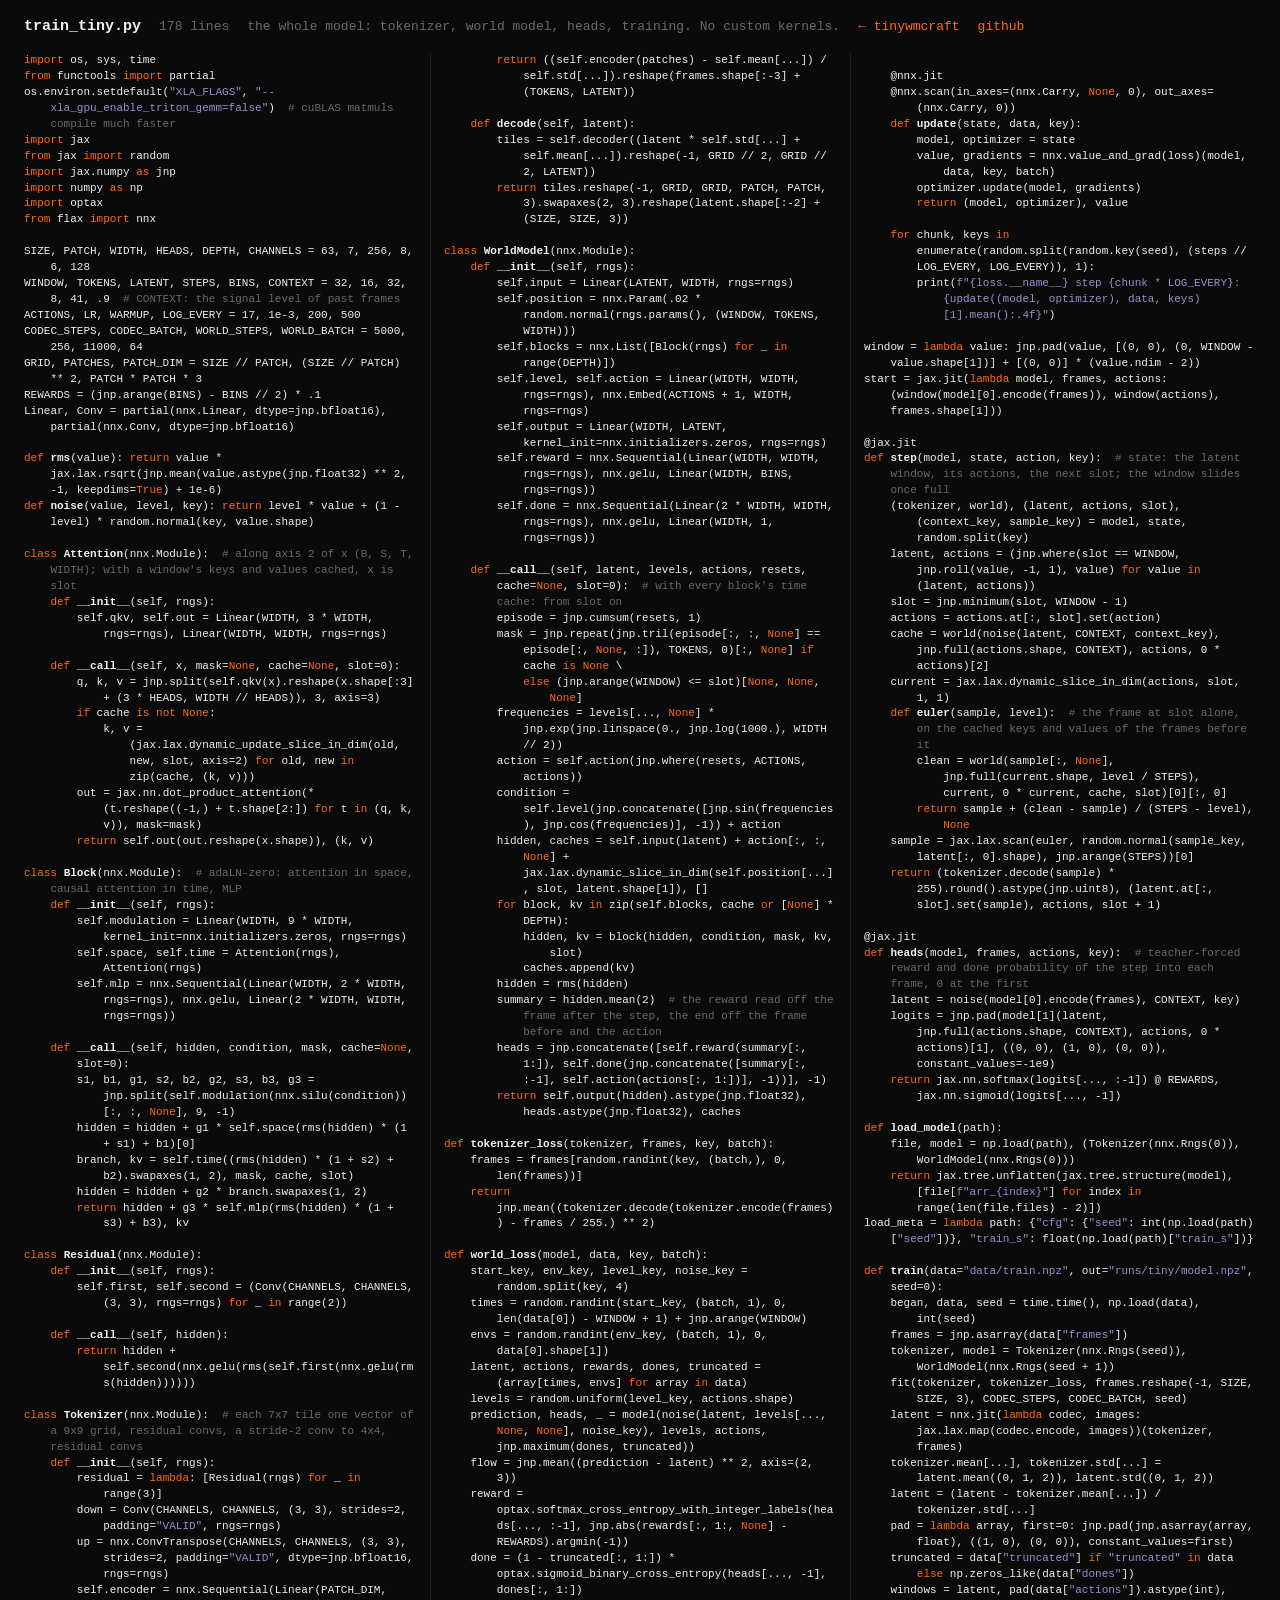
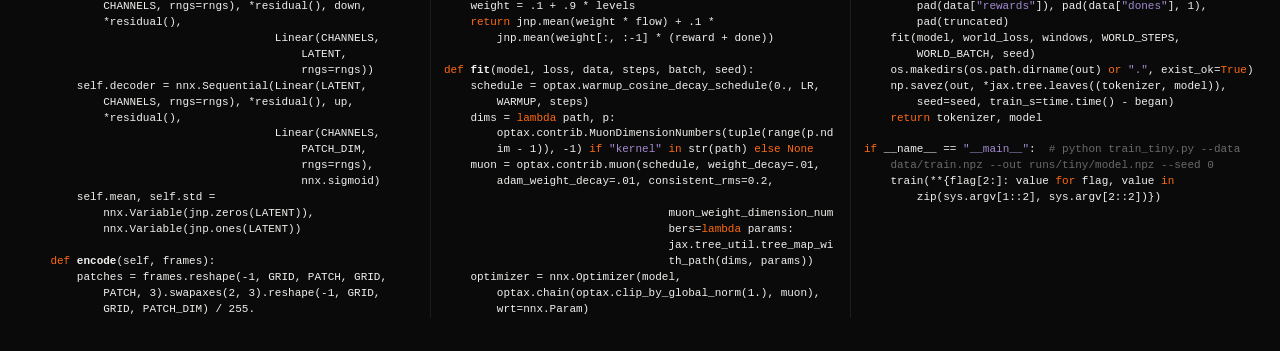
<file: docs/train_tiny.html>
<!doctype html>
<html lang="en"><head>
<meta charset="utf-8">
<meta name="viewport" content="width=device-width,initial-scale=1">
<title>train_tiny.py: a pixel world model on one page</title>
<meta name="description" content="The complete tinywmcraft world model in one Python file: tokenizer, world model, heads and training, in 178 lines.">
<meta name="theme-color" content="#0a0a0a">
<meta name="color-scheme" content="dark">
<meta property="og:type" content="article">
<meta property="og:url" content="https://maharishiva.github.io/tinywmcraft/train_tiny.html">
<meta property="og:title" content="train_tiny.py: a pixel world model on one page">
<meta property="og:description" content="Tokenizer, world model, heads and training in 178 lines. Print it as a poster.">
<meta property="og:image" content="https://maharishiva.github.io/tinywmcraft/assets/play.gif">
<meta name="twitter:card" content="summary_large_image">
<link rel="icon" href="data:image/svg+xml,%3Csvg xmlns='http://www.w3.org/2000/svg' viewBox='0 0 3 3'%3E%3Crect width='3' height='3' fill='%230a0a0a'/%3E%3Crect x='1' y='1' width='1' height='1' fill='%23ff6a13'/%3E%3C/svg%3E">
<style>
:root { --bg:#0a0a0a; --fg:#f0f0ee; --dim:#6a6a6a; --o:#ff6a13; --s:#a48bd0; --line:#1c1c1c; }
* { box-sizing:border-box; }
html { -webkit-text-size-adjust:100%; }
body { margin:0; background:var(--bg); color:var(--fg); font-family:"JetBrains Mono","SF Mono",Menlo,Consolas,monospace; }
a { color:var(--o); text-decoration:none; } a:hover { text-decoration:underline; }
header { display:flex; flex-wrap:wrap; gap:4px 18px; align-items:baseline; padding:18px 24px 14px; font-size:13px; color:var(--dim); }
header b { color:var(--fg); font-size:15px; }
header .print { display:none; }
#code { columns:3; column-gap:28px; column-rule:1px solid var(--line); padding:4px 24px 32px; font-size:11px; line-height:1.45; }
.l { white-space:pre-wrap; overflow-wrap:anywhere; break-inside:avoid; padding-left:calc(var(--i) * 1ch + 4ch); text-indent:calc(var(--i) * -1ch - 4ch); }
.k { color:var(--o); } .c { color:var(--dim); } .s { color:var(--s); } .f { font-weight:700; }
@media (max-width:1180px) { #code { columns:2; } }
@media (max-width:720px) { #code { columns:1; font-size:12px; padding:4px 16px 28px; } header { padding:16px; } }
@media print {
  @page { size:A3 landscape; margin:9mm; }
  :root { --bg:#fff; --fg:#111; --dim:#8a8a8a; --o:#c2410c; --s:#6b4aa8; --line:#e2e2e2; color-scheme:light; background:#fff; }
  header { padding:0 0 3mm; font-size:9pt; } header b { font-size:11pt; }
  header a { display:none; } header .print { display:inline; }
  #code { columns:3; column-gap:7mm; padding:0; font-size:var(--pf, 7pt); line-height:1.25; }
}
</style>
</head>
<body>
<header>
<b>train_tiny.py</b>
<span id="n">loading…</span>
<span>the whole model: tokenizer, world model, heads, training. No custom kernels.</span>
<a href="./">← tinywmcraft</a>
<a href="https://github.com/Maharishiva/tinywmcraft/blob/main/train_tiny.py">github</a>
<span class="print">maharishiva.github.io/tinywmcraft</span>
</header>
<main id="code"></main>
<script>
const KW = new Set("False None True and as assert async await break class continue def del elif else except finally for from global if import in is lambda nonlocal not or pass raise return try while with yield".split(" "));
const RE = /(#.*)|("""[\s\S]*?"""|'''[\s\S]*?'''|[rbfuRBFU]{0,2}"(?:\\.|[^"\\\n])*"|[rbfuRBFU]{0,2}'(?:\\.|[^'\\\n])*')|([A-Za-z_]\w*)/g;
const esc = s => s.replace(/[&<>]/g, c => ({ "&": "&amp;", "<": "&lt;", ">": "&gt;" })[c]);

function render(src) {
  src = src.replace(/\r/g, "").replace(/\n+$/, "");
  const segs = [];
  let i = 0, prev = "";
  for (const m of src.matchAll(RE)) {
    if (m.index > i) segs.push(["", src.slice(i, m.index)]);
    const c = m[1] ? "c" : m[2] ? "s" : KW.has(m[3]) ? "k" : (prev === "def" || prev === "class") ? "f" : "";
    segs.push([c, m[0]]);
    prev = m[3] || "";
    i = m.index + m[0].length;
  }
  segs.push(["", src.slice(i)]);
  const lines = [[]];
  for (const [c, s] of segs) s.split("\n").forEach((p, j) => {
    if (j) lines.push([]);
    if (p) lines.at(-1).push(c ? `<span class="${c}">${esc(p)}</span>` : esc(p));
  });
  const raw = src.split("\n"), ind = raw.map(l => l.match(/^ */)[0].length);
  document.getElementById("code").innerHTML = lines.map((l, j) => `<div class="l" style="--i:${ind[j]}">${l.join("") || " "}</div>`).join("");
  document.getElementById("n").textContent = `${lines.length} lines`;
  // print font size: the largest that fits three A3-landscape columns (366 pt wide, ~740 pt tall) on one page
  const rows = (f, C = Math.floor(366 / (.6 * f))) => raw.reduce((s, l, j) => s + 1 + Math.max(0, Math.ceil((l.length - C) / Math.max(C - ind[j] - 4, 10))), 0);
  let f = 8; while (f > 4.5 && rows(f) * 1.25 * f > 3 * 740) f -= .1;
  document.documentElement.style.setProperty("--pf", f.toFixed(1) + "pt");
}

(async () => {
  for (const u of ["https://raw.githubusercontent.com/Maharishiva/tinywmcraft/main/train_tiny.py", "../train_tiny.py"]) {
    try { const r = await fetch(u); if (r.ok) return render(await r.text()); } catch (e) {}
  }
  document.getElementById("n").textContent = "";
  document.getElementById("code").innerHTML = `Could not load train_tiny.py. Read it on <a href="https://github.com/Maharishiva/tinywmcraft/blob/main/train_tiny.py">GitHub</a>.`;
})();
</script>
</body></html>
</file>
<file: docs/play.css>
#play { display: flex; gap: 16px; justify-content: center; align-items: flex-start; color: #f0f0ee;
  font: 12px/1.4 "JetBrains Mono", "SF Mono", Menlo, Consolas, monospace; touch-action: manipulation;
  user-select: none; -webkit-user-select: none; -webkit-touch-callout: none; -webkit-tap-highlight-color: transparent; }
#play .view { position: relative; }
#play canvas { display: block; width: 100%; image-rendering: pixelated; cursor: pointer; }
#play canvas.meta { position: absolute; pointer-events: none; }   /* the seed and step in the score strip, placed by play.js */
#play .msg { position: absolute; inset: 0; box-sizing: border-box; padding: 16px;
  display: flex; flex-direction: column; align-items: center; justify-content: center; gap: 12px; text-align: center;
  background: #0a0a0add; }
#play .msg:empty { display: none; }
#play .msg b { font-size: 16px; font-weight: normal; }
#play .msg:has(.end) { justify-content: flex-start; background: none; }
#play .end { display: flex; flex-wrap: wrap; justify-content: center; gap: 8px; margin-top: calc(34 * var(--px, 5px)); }
#play .msg span { color: #8a8a8a; font-size: 11px; }
#play .msg .demo { position: relative; width: 100%; max-width: 560px; }   /* no WebGPU: play.gif instead of the game, */
#play .msg .demo img { display: block; width: 100%; height: auto; }   /* the reason on a band across it */
#play .msg .demo b { position: absolute; left: 0; right: 0; top: 50%; transform: translateY(-50%); padding: 8px;
  background: #0a0a0acc; }
#play .msg button { height: 48px; padding: 0 10px; font: inherit; color: inherit; background: #1c1c1e;
  border: 2px solid #3a3a3e; border-radius: 0; cursor: pointer; }
#play .msg .hot { background: #ff6a13; border-color: #ff6a13; color: #0a0a0a; }
#play .prog { width: 70%; height: 10px; padding: 2px; border: 2px solid #3a3a3e; }
#play .prog i { display: block; height: 100%; background: #ff6a13; }
#play .prog.wait i { animation: blink 1s steps(2) infinite; }
@keyframes blink { 50% { opacity: .35; } }
#play .st { margin-top: 8px; min-height: 1.4em; color: #6a6a6a; font-size: 11px; }
#play .st:empty { display: none; }
#play .st.hot { color: #ff6a13; }

/* every control is a .key: the movement keys, the action keys, the clip buttons, one game pixel of border */
#play .keys, #play .acts, #play .btns { display: grid; position: relative; transition: opacity .2s; }
#play .side { display: flex; flex-direction: column; }
#play.off .keys, #play.off .side { opacity: .15; pointer-events: none; }
#play .key { position: relative; display: flex; align-items: center; justify-content: center; box-sizing: border-box;
  margin: 0; padding: 0; background: #1c1c1e; border: var(--px, 2px) solid #3a3a3e; border-radius: 0; cursor: pointer; }
#play .key:active { background: #3a3a3e; }
#play .key.on { background: #ff6a13; border-color: #ff6a13; }
#play .key.on img.px { filter: brightness(0); }   /* dark labels on orange, as under the frame */
#play img { width: calc(7 * var(--px, 5px)); height: calc(7 * var(--px, 5px)); image-rendering: pixelated; }
#play img.px { width: auto; }
#play img.k { position: absolute; right: 3px; bottom: 3px; }
@media (hover: hover) { #play button.key:hover { border-color: #ff6a13; } }
@media (hover: none) { #play img.k { display: none; } }

#play [hidden] { display: none !important; }

/* the tutorial (tutorial.js): an outline that pulses on the target, and a big bubble with a pointer next to it (look a) or
   one caption over the top of the frame (look b); a small way out on the empty corner of the inventory strip */
#play { position: relative; }
#play .coach { position: absolute; inset: 0; z-index: 5; pointer-events: none; }
#play .coach .ring { position: absolute; box-sizing: border-box; display: flex; align-items: center; justify-content: center;
  border: 3px solid #ff6a13; color: #fff; font-weight: bold; line-height: 1; text-shadow: 0 0 3px #000, 0 0 6px #000;
  animation: pulse 1s ease-in-out infinite; }
#play .coach .ring.flash { animation: flash .6s steps(2) 3, pulse 1s ease-in-out 1.8s infinite; }
@keyframes pulse { 0%, 100% { box-shadow: 0 0 0 0 #ff6a13cc; } 50% { box-shadow: 0 0 0 6px #ff6a1300; border-color: #ffb07a; } }
@keyframes flash { 0% { background: #ff6a1366; border-color: #fff; } 50% { background: none; border-color: #ff6a13; } }
#play .coach .bub { position: absolute; box-sizing: border-box; padding: 9px 14px; background: #ff6a13; color: #0a0a0a;
  font-size: 22px; font-weight: bold; line-height: 1.2; white-space: nowrap; box-shadow: 0 3px 0 #0a0a0a88; }
#play .coach .bub img { width: 1.1em; height: 1.1em; vertical-align: -.15em; }
#play .coach .bub::after { content: ""; position: absolute; border: 9px solid transparent; }
#play .coach .bub.top::after { top: 100%; left: var(--ax); margin-left: -9px; border-top-color: #ff6a13; }
#play .coach .bub.bottom::after { bottom: 100%; left: var(--ax); margin-left: -9px; border-bottom-color: #ff6a13; }
#play .coach .bub.left::after { left: 100%; top: var(--ay); margin-top: -9px; border-left-color: #ff6a13; }
#play .coach .bub.right::after { right: 100%; top: var(--ay); margin-top: -9px; border-right-color: #ff6a13; }
#play .coach .bub.cap { display: flex; align-items: center; justify-content: center; padding: 4px 10px; text-align: center;
  white-space: normal; box-shadow: none; }
#play .coach .bub.cap::after { display: none; }
#play .coach.recipe .bub { font-size: 18px; white-space: normal; width: max-content; text-align: center; }
#play .coach.recipe .bub small { display: block; margin-top: 3px; font-size: 14px; }
#play .coach.recipe .ring { animation: none; }
#play .coach .skip { position: absolute; pointer-events: auto; padding: 4px 8px; font: inherit; font-size: 12px; color: #aaaaa8;
  background: #0a0a0acc; border: 1px solid #3a3a3e; border-radius: 0; cursor: pointer; }

/* over the game: the diamond moment, and the sleep being skipped */
#play .banner { position: absolute; left: 0; right: 0; top: 18%; z-index: 4; display: flex; flex-direction: column; pointer-events: none;
  align-items: center; gap: 10px; padding: 14px 8px; background: #0a0a0acc; text-align: center; }
#play .banner b { display: block; line-height: 0; }
#play .banner.zzz b { line-height: 1.2; text-shadow: 0 2px 6px #000; }
#play .banner.gem { top: 0; gap: 8px; padding: 8px; }
#play .banner span { font-size: 17px; font-weight: bold; }
#play .banner.zzz { top: 0; bottom: 0; justify-content: center; background: #0a0a2a99; }
#play .banner.zzz b { color: #f0f0ee; font-weight: normal; font-size: 26px; }
#play .banner button { pointer-events: auto; height: 44px; padding: 0 14px; font: inherit; font-size: 15px; color: inherit; background: #1c1c1e;
  border: 2px solid #3a3a3e; border-radius: 0; cursor: pointer; }
#play .banner .hot { background: #ff6a13; border-color: #ff6a13; color: #0a0a0a; }

@media (max-width: 700px) {
  #play { flex-direction: column; align-items: center; gap: var(--px, 4px); }
  #play .coach .bub { font-size: 20px; }
  #play .msg .demo b { padding: 8px 4px; font-size: 14px; }   /* one line on a phone */
}
#play .key.cue, #play .key.glow { animation: cue 1s ease-in-out infinite; }
@keyframes cue { 50% { border-color: #ff6a13; } }
</file>
